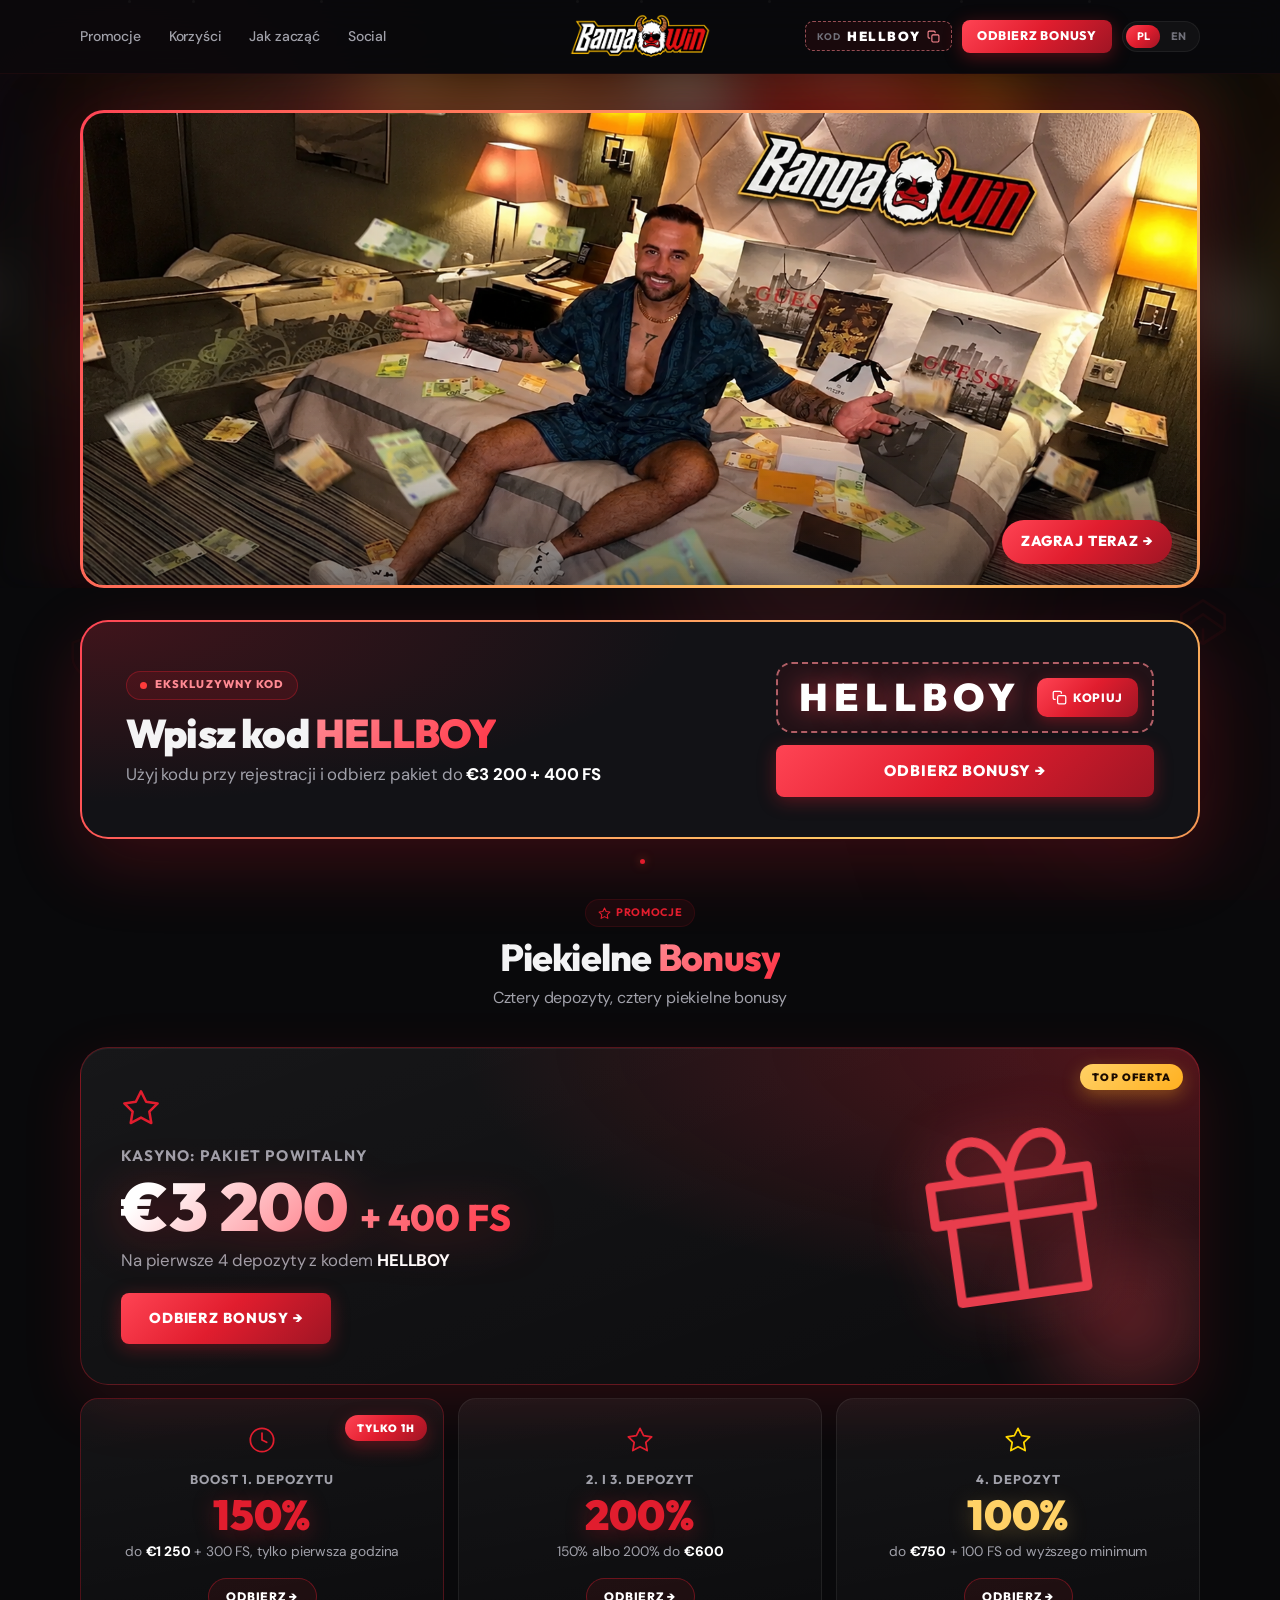
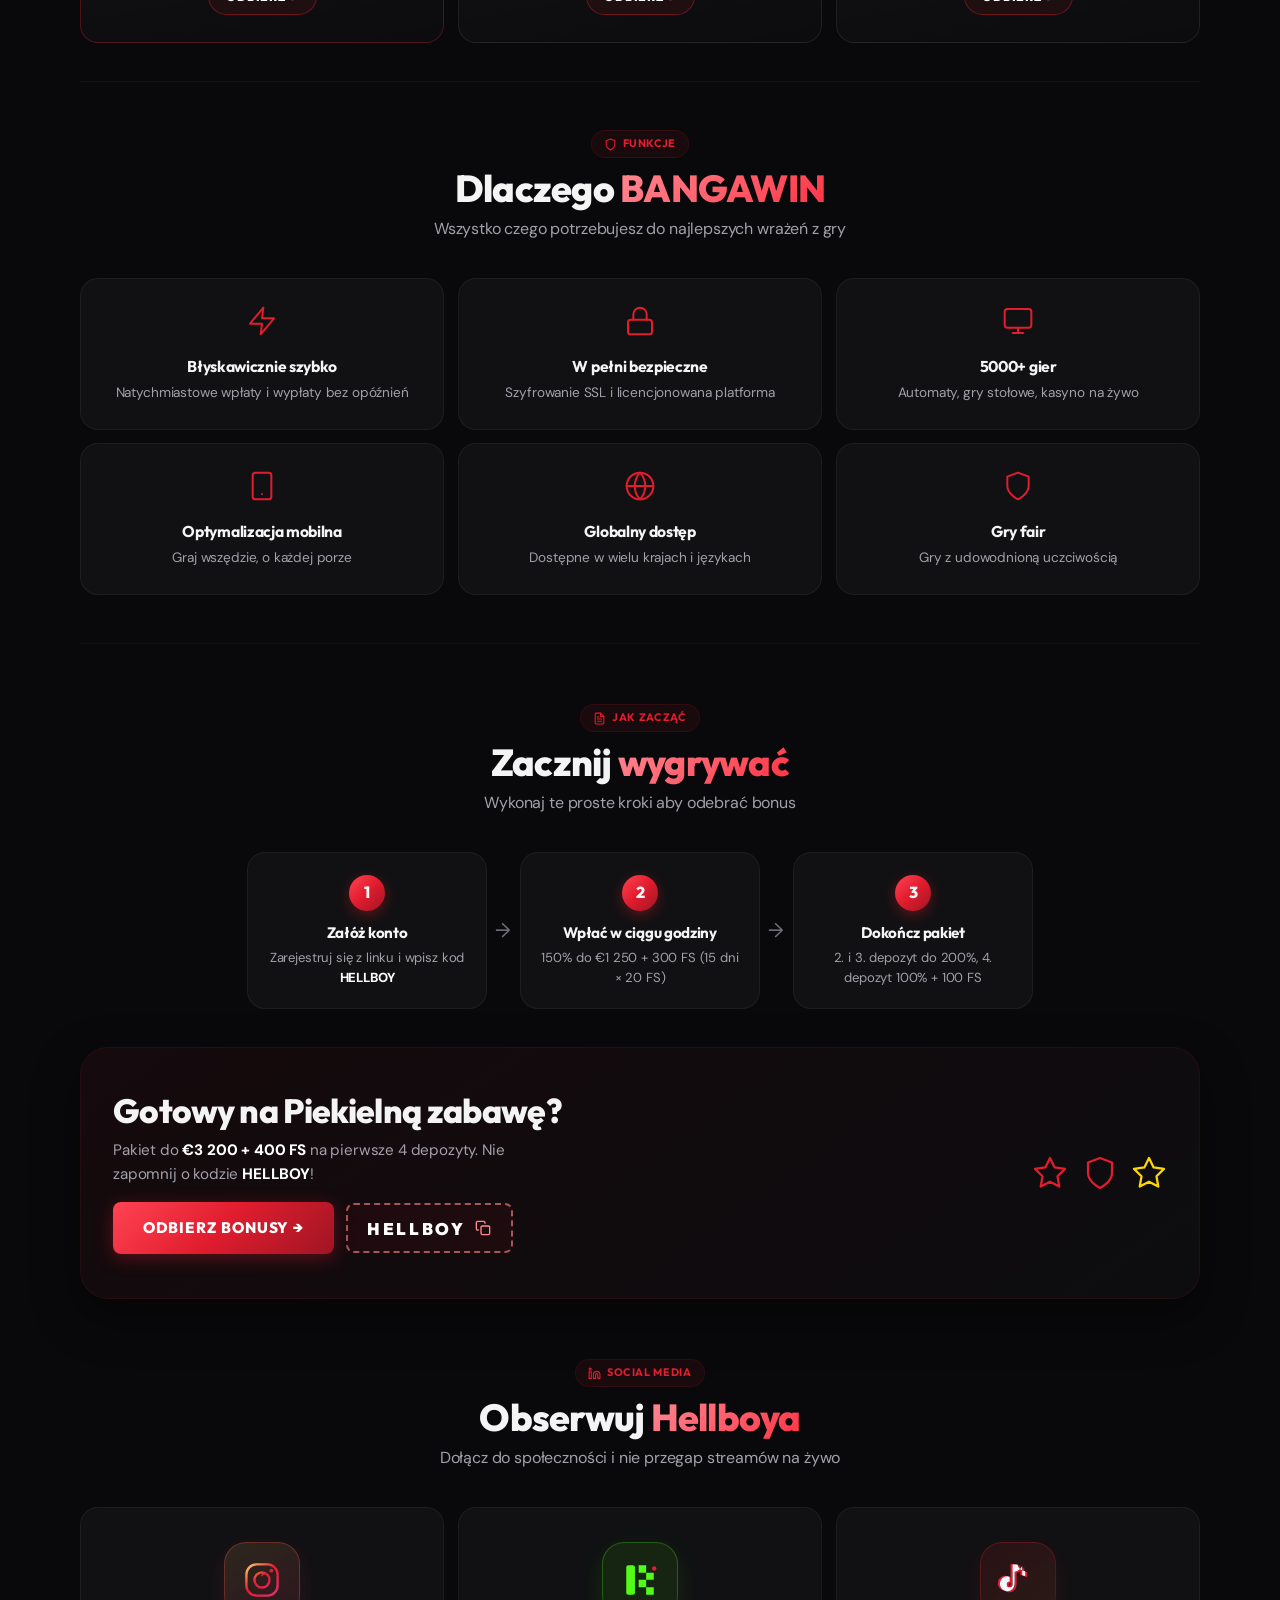
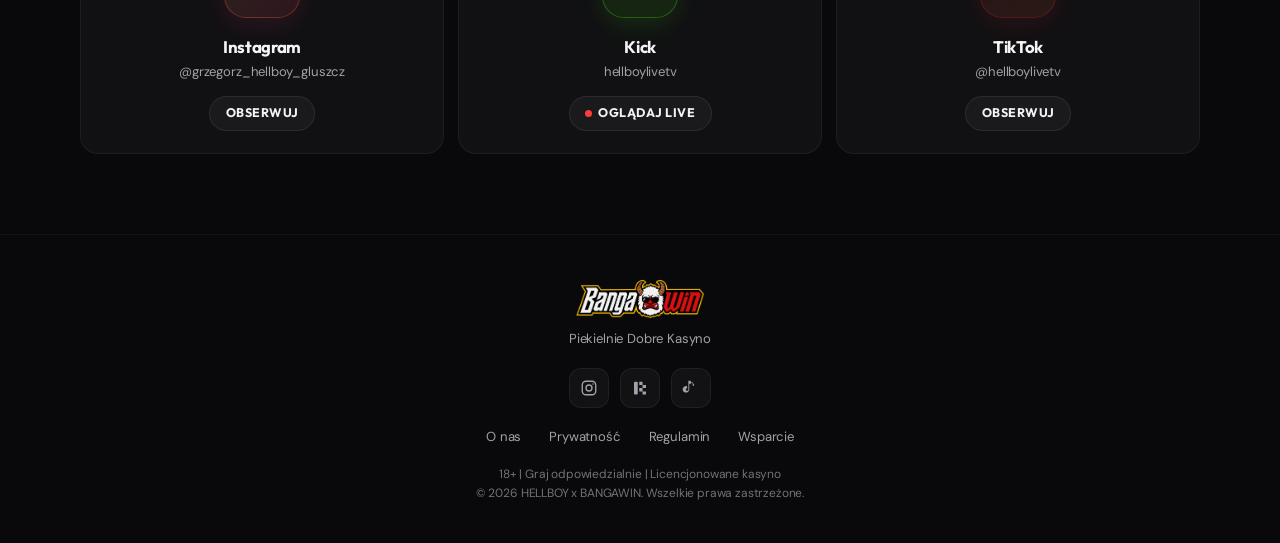
<file: index.html>
<!doctype html>
<html lang="pl">
  <head>
    <meta charset="UTF-8" />
    <meta name="viewport" content="width=device-width, initial-scale=1.0" />
    <link rel="icon" type="image/x-icon" href="assets/favicon.ico" />
    <link rel="preconnect" href="https://fonts.googleapis.com" />
    <link rel="preconnect" href="https://fonts.gstatic.com" crossorigin />
    <link href="https://fonts.googleapis.com/css2?family=DM+Sans:ital,opsz,wght@0,9..40,400..700;1,9..40,400..700&family=Outfit:wght@500;600;700;800;900&display=swap" rel="stylesheet" />
    <link rel="stylesheet" href="css/style.css" />
    <title>HELLBOY x BANGAWIN — Odbierz bonusy</title>
  </head>
  <body>
    <div class="app">
      <!-- Tło z efektem piekielno-arktycznym -->
      <div class="arctic-bg" aria-hidden="true">
        <div class="aurora aurora-1"></div>
        <div class="aurora aurora-2"></div>
        <div class="aurora aurora-3"></div>
        <div class="snow-particle p1"></div>
        <div class="snow-particle p2"></div>
        <div class="snow-particle p3"></div>
        <div class="snow-particle p4"></div>
        <div class="snow-particle p5"></div>
        <div class="snow-particle p6"></div>
        <div class="snow-particle p7"></div>
        <div class="snow-particle p8"></div>
        <div class="flame-particle f1"></div>
        <div class="flame-particle f2"></div>
        <div class="flame-particle f3"></div>
        
        <!-- LEWITUJĄCE ELEMENTY KASYNOWE -->
        <div class="floating-casino casino-1">
          <svg viewBox="0 0 24 24" fill="none" stroke="currentColor" stroke-width="1.2" stroke-linecap="round" stroke-linejoin="round">
            <polygon points="12 2 15.09 8.26 22 9.27 17 14.14 18.18 21.02 12 17.77 5.82 21.02 7 14.14 2 9.27 8.91 8.26 12 2"/>
          </svg>
        </div>
        <div class="floating-casino casino-2">
          <svg viewBox="0 0 24 24" fill="none" stroke="currentColor" stroke-width="1.2" stroke-linecap="round" stroke-linejoin="round">
            <circle cx="12" cy="12" r="10"/>
            <polyline points="12 6 12 12 16 14"/>
          </svg>
        </div>
        <div class="floating-casino casino-3">
          <svg viewBox="0 0 24 24" fill="none" stroke="currentColor" stroke-width="1.2" stroke-linecap="round" stroke-linejoin="round">
            <rect x="2" y="7" width="20" height="14" rx="2" ry="2"/>
            <line x1="16" y1="21" x2="16" y2="23"/>
            <line x1="8" y1="21" x2="8" y2="23"/>
            <line x1="12" y1="21" x2="12" y2="23"/>
          </svg>
        </div>
        <div class="floating-casino casino-4">
          <svg viewBox="0 0 24 24" fill="none" stroke="currentColor" stroke-width="1.2" stroke-linecap="round" stroke-linejoin="round">
            <path d="M12 2L2 7l10 5 10-5-10-5z"/>
            <path d="M2 17l10 5 10-5"/>
            <path d="M2 12l10 5 10-5"/>
          </svg>
        </div>
        <div class="floating-casino casino-5">
          <svg viewBox="0 0 24 24" fill="none" stroke="currentColor" stroke-width="1.2" stroke-linecap="round" stroke-linejoin="round">
            <path d="M12 22s8-4 8-10V5l-8-3-8 3v7c0 6 8 10 8 10z"/>
          </svg>
        </div>
        <div class="floating-casino casino-6">
          <svg viewBox="0 0 24 24" fill="none" stroke="currentColor" stroke-width="1.2" stroke-linecap="round" stroke-linejoin="round">
            <polygon points="12 2 22 8.5 22 15.5 12 22 2 15.5 2 8.5 12 2"/>
            <line x1="12" y1="22" x2="12" y2="15.5"/>
            <polyline points="12 8.5 2 15.5 12 22 22 15.5 12 8.5"/>
          </svg>
        </div>
        <div class="floating-casino casino-7">
          <svg viewBox="0 0 24 24" fill="none" stroke="currentColor" stroke-width="1.2" stroke-linecap="round" stroke-linejoin="round">
            <circle cx="12" cy="12" r="10"/>
            <circle cx="12" cy="12" r="6"/>
            <circle cx="12" cy="12" r="2"/>
          </svg>
        </div>
        <div class="floating-casino casino-8">
          <svg viewBox="0 0 24 24" fill="none" stroke="currentColor" stroke-width="1.2" stroke-linecap="round" stroke-linejoin="round">
            <path d="M21 10c0 7-9 13-9 13s-9-6-9-13a9 9 0 0118 0z"/>
            <circle cx="12" cy="10" r="3"/>
          </svg>
        </div>
      </div>

      <!-- Nawigacja -->
      <nav class="nav">
        <div class="nav-inner">
          <a href="https://record.go2affiliates.com/_oJ0NC7bLyyKSrvuE0LzvjmNd7ZgqdRLk/1/" target="_blank" rel="noopener noreferrer" class="nav-brand">
            <img src="assets/header-logo-desktop.webp" alt="BANGAWIN" class="nav-logo" />
          </a>
          <div class="nav-links">
            <a href="#promo" data-i18n="navPromo">Promocje</a>
            <a href="#benefits" data-i18n="navBenefits">Korzyści</a>
            <a href="#steps" data-i18n="navSteps">Jak zacząć</a>
            <a href="#social" data-i18n="navSocial">Social</a>
          </div>
          <div class="nav-actions">
            <button type="button" class="nav-code" data-copy="HELLBOY" aria-label="Kopiuj kod HELLBOY">
              <span class="nav-code-label" data-i18n="navCode">KOD</span>
              <span class="nav-code-value">HELLBOY</span>
              <svg viewBox="0 0 24 24" fill="none" stroke="currentColor" stroke-width="2" stroke-linecap="round" stroke-linejoin="round" aria-hidden="true"><rect x="9" y="9" width="13" height="13" rx="2"/><path d="M5 15H4a2 2 0 01-2-2V4a2 2 0 012-2h9a2 2 0 012 2v1"/></svg>
            </button>
            <a href="https://record.go2affiliates.com/_oJ0NC7bLyyKSrvuE0LzvjmNd7ZgqdRLk/1/" target="_blank" rel="noopener" class="btn btn-primary btn-sm" data-i18n="navBonus">ODBIERZ BONUSY</a>
            <div class="lang-toggle">
              <button type="button" data-lang="pl" class="active">PL</button>
              <button type="button" data-lang="en">EN</button>
            </div>
          </div>
        </div>
      </nav>

      <!-- Hero Section z BANNEREM w tle -->
      <header class="hero">
        <div class="hero-backdrop" aria-hidden="true"></div>
        <div class="hero-inner">
          <a href="https://record.go2affiliates.com/_oJ0NC7bLyyKSrvuE0LzvjmNd7ZgqdRLk/1/" target="_blank" rel="noopener" class="hero-frame" aria-label="Odbierz bonusy BANGAWIN">
            <img src="assets/banner-red.png" alt="Hellboy x BANGAWIN" width="1024" height="434" fetchpriority="high" />
            <span class="hero-frame-cta" data-i18n="heroPlay">Zagraj teraz →</span>
          </a>
        </div>
      </header>

      <section class="code-section" id="code">
        <div class="code-card">
          <div class="code-info">
            <span class="code-badge">
              <span class="live-pulse" aria-hidden="true"></span>
              <span data-i18n="codeBadge">Ekskluzywny kod</span>
            </span>
            <h1 class="code-title"><span data-i18n="codeTitle">Wpisz kod</span> <span class="code-title-accent">HELLBOY</span></h1>
            <p class="code-hint" data-i18n="codeHint">Użyj kodu przy rejestracji i odbierz pakiet do <strong>€3 200 + 400 FS</strong></p>
          </div>

          <div class="code-actions">
            <button type="button" class="code-ticket" data-copy="HELLBOY" aria-label="Kopiuj kod HELLBOY">
              <span class="code-ticket-value">HELLBOY</span>
              <span class="code-ticket-copy">
                <svg viewBox="0 0 24 24" fill="none" stroke="currentColor" stroke-width="2" stroke-linecap="round" stroke-linejoin="round" aria-hidden="true"><rect x="9" y="9" width="13" height="13" rx="2"/><path d="M5 15H4a2 2 0 01-2-2V4a2 2 0 012-2h9a2 2 0 012 2v1"/></svg>
                <span class="copy-text" data-i18n="copyBtn">Kopiuj</span>
              </span>
            </button>
            <a href="https://record.go2affiliates.com/_oJ0NC7bLyyKSrvuE0LzvjmNd7ZgqdRLk/1/" target="_blank" rel="noopener noreferrer" class="btn btn-primary btn-lg btn-shine code-cta" data-i18n="heroCta1">ODBIERZ BONUSY →</a>
          </div>
        </div>
      </section>

      <!-- Main Content -->
      <main class="main" id="main-content">
        <!-- Promo Features -->
        <section class="section reveal" id="promo">
          <div class="section-header reveal-stagger">
            <span class="section-tag">
              <svg width="16" height="16" viewBox="0 0 24 24" fill="none" stroke="currentColor" stroke-width="2" stroke-linecap="round" stroke-linejoin="round">
                <polygon points="12 2 15.09 8.26 22 9.27 17 14.14 18.18 21.02 12 17.77 5.82 21.02 7 14.14 2 9.27 8.91 8.26 12 2"/>
              </svg>
              <span data-i18n="promoTag">Promocje</span>
            </span>
            <h2 class="section-title"><span data-i18n="promoTitle1">Piekielne</span> <span class="highlight" data-i18n="promoTitle2">Bonusy</span></h2>
            <p class="section-desc" data-i18n="promoDesc">Odbierz swoje piekielne nagrody i zacznij wygrywać</p>
          </div>
          <div class="promo-grid">
            <!-- KAFELEK 1: KASYNOWY PAKIET POWITALNY -->
            <a href="https://record.go2affiliates.com/_oJ0NC7bLyyKSrvuE0LzvjmNd7ZgqdRLk/1/" target="_blank" rel="noopener" class="promo-card-big reveal-stagger">
              <span class="promo-ribbon" data-i18n="promoBadgeTop">TOP OFERTA</span>
              <div class="promo-card-big-icon">
                <svg width="40" height="40" viewBox="0 0 24 24" fill="none" stroke="#e11d2e" stroke-width="1.5" stroke-linecap="round" stroke-linejoin="round">
                  <polygon points="12 2 15.09 8.26 22 9.27 17 14.14 18.18 21.02 12 17.77 5.82 21.02 7 14.14 2 9.27 8.91 8.26 12 2"/>
                </svg>
              </div>
              <h3 data-i18n="promoBigTitle">Kasyno: Pakiet powitalny</h3>
              <div class="promo-amount">€3 200 <span>+ 400 FS</span></div>
              <p data-i18n="promoBigDesc">Na pierwsze 4 depozyty z kodem <strong>HELLBOY</strong></p>
              <div class="promo-big-footer">
                <span class="btn btn-primary btn-shine" data-i18n="promoBigCta">ODBIERZ BONUSY →</span>
              </div>
              <span class="promo-big-visual" aria-hidden="true">
                <svg viewBox="0 0 24 24" fill="none" stroke="currentColor" stroke-width="1.2" stroke-linecap="round" stroke-linejoin="round">
                  <polyline points="20 12 20 22 4 22 4 12"/>
                  <rect x="2" y="7" width="20" height="5"/>
                  <line x1="12" y1="22" x2="12" y2="7"/>
                  <path d="M12 7H7.5a2.5 2.5 0 010-5C11 2 12 7 12 7z"/>
                  <path d="M12 7h4.5a2.5 2.5 0 000-5C13 2 12 7 12 7z"/>
                </svg>
              </span>
            </a>
            <!-- KAFELEK 2: BOOST 1. DEPOZYTU -->
            <a href="https://record.go2affiliates.com/_oJ0NC7bLyyKSrvuE0LzvjmNd7ZgqdRLk/1/" target="_blank" rel="noopener" class="promo-card-small promo-card-hot reveal-stagger">
              <span class="promo-ribbon promo-ribbon--hot" data-i18n="promoBadgeHot">TYLKO 1H</span>
              <span class="promo-small-icon">
                <svg width="28" height="28" viewBox="0 0 24 24" fill="none" stroke="#e11d2e" stroke-width="1.5" stroke-linecap="round" stroke-linejoin="round">
                  <circle cx="12" cy="12" r="10"/>
                  <polyline points="12 6 12 12 16 14"/>
                </svg>
              </span>
              <h4 data-i18n="promoSmall1Title">Boost 1. depozytu</h4>
              <div class="promo-small-amount">150%</div>
              <p data-i18n="promoSmall1Desc">do <strong>€1 250</strong> + 300 FS, tylko pierwsza godzina</p>
              <span class="promo-claim" data-i18n="promoClaim">Odbierz →</span>
            </a>
            <!-- KAFELEK 3: 2. I 3. DEPOZYT -->
            <a href="https://record.go2affiliates.com/_oJ0NC7bLyyKSrvuE0LzvjmNd7ZgqdRLk/1/" target="_blank" rel="noopener" class="promo-card-small reveal-stagger">
              <span class="promo-small-icon">
                <svg width="28" height="28" viewBox="0 0 24 24" fill="none" stroke="#e11d2e" stroke-width="1.5" stroke-linecap="round" stroke-linejoin="round">
                  <polygon points="12 2 15.09 8.26 22 9.27 17 14.14 18.18 21.02 12 17.77 5.82 21.02 7 14.14 2 9.27 8.91 8.26 12 2"/>
                </svg>
              </span>
              <h4 data-i18n="promoSmall2Title">2. i 3. depozyt</h4>
              <div class="promo-small-amount">200%</div>
              <p data-i18n="promoSmall2Desc">150% albo 200% do <strong>€600</strong></p>
              <span class="promo-claim" data-i18n="promoClaim">Odbierz →</span>
            </a>
            <!-- KAFELEK 4: 4. DEPOZYT -->
            <a href="https://record.go2affiliates.com/_oJ0NC7bLyyKSrvuE0LzvjmNd7ZgqdRLk/1/" target="_blank" rel="noopener" class="promo-card-small reveal-stagger">
              <span class="promo-small-icon">
                <svg width="28" height="28" viewBox="0 0 24 24" fill="none" stroke="#ffd700" stroke-width="1.5" stroke-linecap="round" stroke-linejoin="round">
                  <polygon points="12 2 15.09 8.26 22 9.27 17 14.14 18.18 21.02 12 17.77 5.82 21.02 7 14.14 2 9.27 8.91 8.26 12 2"/>
                </svg>
              </span>
              <h4 data-i18n="promoSmall3Title">4. depozyt</h4>
              <div class="promo-small-amount promo-small-amount--gold">100%</div>
              <p data-i18n="promoSmall3Desc">do <strong>€750</strong> + 100 FS od wyższego minimum</p>
              <span class="promo-claim" data-i18n="promoClaim">Odbierz →</span>
            </a>
          </div>
        </section>

        <!-- Benefits -->
        <section class="section section-alt reveal" id="benefits">
          <div class="section-header reveal-stagger">
            <span class="section-tag">
              <svg width="16" height="16" viewBox="0 0 24 24" fill="none" stroke="currentColor" stroke-width="2" stroke-linecap="round" stroke-linejoin="round">
                <path d="M12 22s8-4 8-10V5l-8-3-8 3v7c0 6 8 10 8 10z"/>
              </svg>
              <span data-i18n="benefitsTag">Funkcje</span>
            </span>
            <h2 class="section-title"><span data-i18n="benefitsTitle1">Dlaczego</span> <span class="highlight" data-i18n="benefitsTitle2">BANGAWIN</span></h2>
            <p class="section-desc" data-i18n="benefitsDesc">Wszystko czego potrzebujesz do najlepszych wrażeń z gry</p>
          </div>
          <div class="benefits-grid">
            <div class="benefit-card reveal-stagger">
              <div class="benefit-icon">
                <svg width="36" height="36" viewBox="0 0 24 24" fill="none" stroke="#e11d2e" stroke-width="1.5" stroke-linecap="round" stroke-linejoin="round">
                  <polyline points="13 2 3 14 12 14 11 22 21 10 12 10 13 2"/>
                </svg>
              </div>
              <h3 data-i18n="benefit1Title">Błyskawicznie szybko</h3>
              <p data-i18n="benefit1Desc">Natychmiastowe wpłaty i wypłaty bez opóźnień</p>
            </div>
            <div class="benefit-card reveal-stagger">
              <div class="benefit-icon">
                <svg width="36" height="36" viewBox="0 0 24 24" fill="none" stroke="#e11d2e" stroke-width="1.5" stroke-linecap="round" stroke-linejoin="round">
                  <rect x="3" y="11" width="18" height="11" rx="2" ry="2"/>
                  <path d="M7 11V7a5 5 0 0110 0v4"/>
                </svg>
              </div>
              <h3 data-i18n="benefit2Title">W pełni bezpieczne</h3>
              <p data-i18n="benefit2Desc">Szyfrowanie SSL i licencjonowana platforma</p>
            </div>
            <div class="benefit-card reveal-stagger">
              <div class="benefit-icon">
                <svg width="36" height="36" viewBox="0 0 24 24" fill="none" stroke="#e11d2e" stroke-width="1.5" stroke-linecap="round" stroke-linejoin="round">
                  <rect x="2" y="3" width="20" height="14" rx="2" ry="2"/>
                  <line x1="8" y1="21" x2="16" y2="21"/>
                  <line x1="12" y1="17" x2="12" y2="21"/>
                </svg>
              </div>
              <h3 data-i18n="benefit3Title">5000+ gier</h3>
              <p data-i18n="benefit3Desc">Automaty, gry stołowe, kasyno na żywo</p>
            </div>
            <div class="benefit-card reveal-stagger">
              <div class="benefit-icon">
                <svg width="36" height="36" viewBox="0 0 24 24" fill="none" stroke="#e11d2e" stroke-width="1.5" stroke-linecap="round" stroke-linejoin="round">
                  <rect x="5" y="2" width="14" height="20" rx="2" ry="2"/>
                  <line x1="12" y1="18" x2="12" y2="18"/>
                </svg>
              </div>
              <h3 data-i18n="benefit4Title">Optymalizacja mobilna</h3>
              <p data-i18n="benefit4Desc">Graj wszędzie, o każdej porze</p>
            </div>
            <div class="benefit-card reveal-stagger">
              <div class="benefit-icon">
                <svg width="36" height="36" viewBox="0 0 24 24" fill="none" stroke="#e11d2e" stroke-width="1.5" stroke-linecap="round" stroke-linejoin="round">
                  <circle cx="12" cy="12" r="10"/>
                  <line x1="2" y1="12" x2="22" y2="12"/>
                  <path d="M12 2a15.3 15.3 0 014 10 15.3 15.3 0 01-4 10 15.3 15.3 0 01-4-10 15.3 15.3 0 014-10z"/>
                </svg>
              </div>
              <h3 data-i18n="benefit5Title">Globalny dostęp</h3>
              <p data-i18n="benefit5Desc">Dostępne w wielu krajach i językach</p>
            </div>
            <div class="benefit-card reveal-stagger">
              <div class="benefit-icon">
                <svg width="36" height="36" viewBox="0 0 24 24" fill="none" stroke="#e11d2e" stroke-width="1.5" stroke-linecap="round" stroke-linejoin="round">
                  <path d="M12 22s8-4 8-10V5l-8-3-8 3v7c0 6 8 10 8 10z"/>
                </svg>
              </div>
              <h3 data-i18n="benefit6Title">Gry fair</h3>
              <p data-i18n="benefit6Desc">Gry z udowodnioną uczciwością</p>
            </div>
          </div>
        </section>

        <!-- Steps -->
        <section class="section reveal" id="steps">
          <div class="section-header reveal-stagger">
            <span class="section-tag">
              <svg width="16" height="16" viewBox="0 0 24 24" fill="none" stroke="currentColor" stroke-width="2" stroke-linecap="round" stroke-linejoin="round">
                <path d="M14 2H6a2 2 0 00-2 2v16a2 2 0 002 2h12a2 2 0 002-2V8z"/>
                <polyline points="14 2 14 8 20 8"/>
                <line x1="16" y1="13" x2="8" y2="13"/>
                <line x1="16" y1="17" x2="8" y2="17"/>
                <polyline points="10 9 9 9 8 9"/>
              </svg>
              <span data-i18n="stepsTag">Jak zacząć</span>
            </span>
            <h2 class="section-title"><span data-i18n="stepsTitle1">Zacznij</span> <span class="highlight" data-i18n="stepsTitle2">wygrywać</span></h2>
            <p class="section-desc" data-i18n="stepsDesc">Wykonaj te proste kroki aby odebrać bonus</p>
          </div>
          <div class="steps-grid">
            <div class="step-card reveal-stagger">
              <div class="step-number">1</div>
              <div class="step-content">
                <h3 data-i18n="step1Title">Załóż konto</h3>
                <p data-i18n="step1Desc">Rejestracja z linku, bez kodu promocyjnego</p>
              </div>
            </div>
            <div class="step-arrow reveal-stagger" aria-hidden="true">→</div>
            <div class="step-card reveal-stagger">
              <div class="step-number">2</div>
              <div class="step-content">
                <h3 data-i18n="step2Title">Wpłać w ciągu godziny</h3>
                <p data-i18n="step2Desc">150% do €1 250 + 300 FS (15 dni × 20 FS)</p>
              </div>
            </div>
            <div class="step-arrow reveal-stagger" aria-hidden="true">→</div>
            <div class="step-card reveal-stagger">
              <div class="step-number">3</div>
              <div class="step-content">
                <h3 data-i18n="step3Title">Dokończ pakiet</h3>
                <p data-i18n="step3Desc">2. i 3. depozyt do 200%, 4. depozyt 100% + 100 FS</p>
              </div>
            </div>
          </div>
        </section>

        <!-- CTA Section -->
        <section class="cta-section reveal">
          <div class="cta-inner">
            <div class="cta-content reveal-stagger">
              <h2><span data-i18n="ctaTitle1">Gotowy na</span> <span class="highlight" data-i18n="ctaTitle2">Piekielną</span> <span data-i18n="ctaTitle3">zabawę?</span></h2>
              <p data-i18n="ctaDesc">Pakiet do €3 200 + 400 FS na pierwsze 4 depozyty. Bonus wchodzi z linku.</p>
              <div class="cta-buttons">
                <a href="https://record.go2affiliates.com/_oJ0NC7bLyyKSrvuE0LzvjmNd7ZgqdRLk/1/" target="_blank" rel="noopener" class="btn btn-primary btn-lg btn-shine" data-i18n="ctaBtn">ODBIERZ BONUSY →</a>
                <button type="button" class="code-inline" data-copy="HELLBOY" aria-label="Kopiuj kod HELLBOY">
                  <span class="code-inline-value">HELLBOY</span>
                  <svg viewBox="0 0 24 24" fill="none" stroke="currentColor" stroke-width="2" stroke-linecap="round" stroke-linejoin="round" aria-hidden="true"><rect x="9" y="9" width="13" height="13" rx="2"/><path d="M5 15H4a2 2 0 01-2-2V4a2 2 0 012-2h9a2 2 0 012 2v1"/></svg>
                </button>
              </div>
            </div>
            <div class="cta-visual reveal-stagger" aria-hidden="true">
              <svg width="40" height="40" viewBox="0 0 24 24" fill="none" stroke="#e11d2e" stroke-width="1.5" stroke-linecap="round" stroke-linejoin="round">
                <polygon points="12 2 15.09 8.26 22 9.27 17 14.14 18.18 21.02 12 17.77 5.82 21.02 7 14.14 2 9.27 8.91 8.26 12 2"/>
              </svg>
              <svg width="40" height="40" viewBox="0 0 24 24" fill="none" stroke="#e11d2e" stroke-width="1.5" stroke-linecap="round" stroke-linejoin="round">
                <path d="M12 22s8-4 8-10V5l-8-3-8 3v7c0 6 8 10 8 10z"/>
              </svg>
              <svg width="40" height="40" viewBox="0 0 24 24" fill="none" stroke="#ffd700" stroke-width="1.5" stroke-linecap="round" stroke-linejoin="round">
                <polygon points="12 2 15.09 8.26 22 9.27 17 14.14 18.18 21.02 12 17.77 5.82 21.02 7 14.14 2 9.27 8.91 8.26 12 2"/>
              </svg>
            </div>
          </div>
        </section>

        <!-- Social Media -->
        <section class="section reveal" id="social">
          <div class="section-header reveal-stagger">
            <span class="section-tag">
              <svg width="16" height="16" viewBox="0 0 24 24" fill="none" stroke="currentColor" stroke-width="2" stroke-linecap="round" stroke-linejoin="round">
                <path d="M16 8a6 6 0 016 6v7h-4v-7a2 2 0 00-4 0v7h-4v-7a6 6 0 016-6z"/>
                <rect x="2" y="9" width="4" height="12"/>
                <circle cx="4" cy="4" r="2"/>
              </svg>
              <span data-i18n="socialTag">Social media</span>
            </span>
            <h2 class="section-title"><span data-i18n="socialTitle1">Obserwuj</span> <span class="highlight" data-i18n="socialTitle2">Hellboya</span></h2>
            <p class="section-desc" data-i18n="socialDesc">Dołącz do społeczności i nie przegap streamów na żywo</p>
          </div>

          <div class="social-grid">
            <a href="https://www.instagram.com/grzegorz_hellboy_gluszcz/" target="_blank" rel="noopener noreferrer" class="social-card social-card--instagram reveal-stagger">
              <span class="social-icon" aria-hidden="true">
                <svg viewBox="0 0 48 48" fill="none">
                  <defs>
                    <linearGradient id="ig-grad" x1="8" y1="6" x2="40" y2="42" gradientUnits="userSpaceOnUse">
                      <stop offset="0%" stop-color="#ffd166"/>
                      <stop offset="45%" stop-color="#e11d2e"/>
                      <stop offset="100%" stop-color="#e1306c"/>
                    </linearGradient>
                  </defs>
                  <rect x="7" y="7" width="34" height="34" rx="11" stroke="url(#ig-grad)" stroke-width="2.6"/>
                  <circle cx="24" cy="24" r="8.2" stroke="url(#ig-grad)" stroke-width="2.6"/>
                  <circle cx="34.2" cy="13.8" r="2.15" fill="url(#ig-grad)"/>
                  <path d="M24 19.2c.9-1.6 2.4-2.4 4.2-2.1" stroke="url(#ig-grad)" stroke-width="1.6" stroke-linecap="round"/>
                </svg>
              </span>
              <h3>Instagram</h3>
              <p class="social-handle">@grzegorz_hellboy_gluszcz</p>
              <span class="social-cta" data-i18n="socialFollow">Obserwuj</span>
            </a>

            <a href="https://kick.com/hellboylivetv" target="_blank" rel="noopener noreferrer" class="social-card social-card--kick reveal-stagger">
              <span class="social-icon" aria-hidden="true">
                <svg viewBox="0 0 48 48" fill="none">
                  <rect x="9" y="8" width="9.5" height="32" rx="2.4" fill="#53FC18"/>
                  <path d="M22.5 8h8.2v8.2h-8.2V8zm8.2 8.2H39v7.6h-8.3v-7.6zM22.5 23.8h8.2V32h-8.2v-8.2zm8.2 8.2H39V40h-8.3v-8z" fill="#53FC18"/>
                  <circle class="social-live-dot" cx="39.5" cy="11.5" r="2.4" fill="#e11d2e"/>
                </svg>
              </span>
              <h3>Kick</h3>
              <p class="social-handle">hellboylivetv</p>
              <span class="social-cta social-cta--live">
                <span class="live-pulse" aria-hidden="true"></span>
                <span data-i18n="socialWatch">Oglądaj live</span>
              </span>
            </a>

            <a href="https://www.tiktok.com/@hellboylivetv" target="_blank" rel="noopener noreferrer" class="social-card social-card--tiktok reveal-stagger">
              <span class="social-icon" aria-hidden="true">
                <svg viewBox="0 0 48 48" fill="none">
                  <g transform="translate(2.2, 1.1)">
                    <path d="M28.6 8.8c-1.7 3.5-4.6 5.7-8.3 6.2v13.1a8.1 8.1 0 11-5.4-7.6v5.1a3.2 3.2 0 103.2 3.1V7.1h5.4c.5 2.6 2.1 4.8 4.3 6.1 1.2.7 2.6 1.1 4 1.2v5.3c-1.2-.1-2.3-.4-3.2-.9z" fill="#e11d2e"/>
                  </g>
                  <g transform="translate(-2.2, -0.6)">
                    <path d="M28.6 8.8c-1.7 3.5-4.6 5.7-8.3 6.2v13.1a8.1 8.1 0 11-5.4-7.6v5.1a3.2 3.2 0 103.2 3.1V7.1h5.4c.5 2.6 2.1 4.8 4.3 6.1 1.2.7 2.6 1.1 4 1.2v5.3c-1.2-.1-2.3-.4-3.2-.9z" fill="#e11d2e"/>
                  </g>
                  <path d="M28.6 8.8c-1.7 3.5-4.6 5.7-8.3 6.2v13.1a8.1 8.1 0 11-5.4-7.6v5.1a3.2 3.2 0 103.2 3.1V7.1h5.4c.5 2.6 2.1 4.8 4.3 6.1 1.2.7 2.6 1.1 4 1.2v5.3c-1.2-.1-2.3-.4-3.2-.9z" fill="#f2f7ff"/>
                </svg>
              </span>
              <h3>TikTok</h3>
              <p class="social-handle">@hellboylivetv</p>
              <span class="social-cta" data-i18n="socialFollow">Obserwuj</span>
            </a>
          </div>
        </section>
      </main>

      <!-- Footer -->
      <footer class="footer">
        <div class="footer-inner">
          <div class="footer-brand">
            <a href="https://record.go2affiliates.com/_oJ0NC7bLyyKSrvuE0LzvjmNd7ZgqdRLk/1/" target="_blank" rel="noopener noreferrer">
              <img src="assets/header-logo-desktop.webp" alt="BANGAWIN" class="footer-logo" />
            </a>
            <p data-i18n="footerTagline">Piekielnie Dobre Kasyno</p>
          </div>
          <div class="footer-social">
            <a href="https://www.instagram.com/grzegorz_hellboy_gluszcz/" target="_blank" rel="noopener noreferrer" aria-label="Instagram">
              <svg viewBox="0 0 24 24" fill="none" stroke="currentColor" stroke-width="1.8" stroke-linecap="round" stroke-linejoin="round">
                <rect x="3" y="3" width="18" height="18" rx="5"/>
                <circle cx="12" cy="12" r="4"/>
                <circle cx="17.4" cy="6.6" r="1" fill="currentColor" stroke="none"/>
              </svg>
            </a>
            <a href="https://kick.com/hellboylivetv" target="_blank" rel="noopener noreferrer" aria-label="Kick">
              <svg viewBox="0 0 24 24" fill="currentColor">
                <rect x="4" y="3.5" width="5" height="17" rx="1.2"/>
                <path d="M11 3.5h4.4v4.4H11V3.5zm4.4 4.4H20v4.2h-4.6V7.9zM11 12.1h4.4v4.4H11v-4.4zm4.4 4.4H20v4H15.4v-4z"/>
              </svg>
            </a>
            <a href="https://www.tiktok.com/@hellboylivetv" target="_blank" rel="noopener noreferrer" aria-label="TikTok">
              <svg viewBox="0 0 24 24" fill="currentColor">
                <path d="M14.2 3.2c-.9 1.9-2.5 3.1-4.5 3.4v7.1a4.4 4.4 0 11-2.9-4.1v2.8a1.7 1.7 0 101.7 1.7V2.4h2.9c.3 1.4 1.1 2.6 2.3 3.3.7.4 1.4.6 2.2.7v2.9c-.6 0-1.2-.2-1.7-.5z"/>
              </svg>
            </a>
          </div>
          <div class="footer-links">
            <a href="#" data-i18n="footerAbout">O nas</a>
            <a href="privacy.html" data-i18n="footerPrivacy">Prywatność</a>
            <a href="#" data-i18n="footerTerms">Regulamin</a>
            <a href="#" data-i18n="footerSupport">Wsparcie</a>
          </div>
          <div class="footer-legal">
            <p data-i18n="footerLegal1">18+ | Graj odpowiedzialnie | Licencjonowane kasyno</p>
            <p>© 2026 HELLBOY x BANGAWIN. <span data-i18n="footerLegal2">Wszelkie prawa zastrzeżone.</span></p>
          </div>
        </div>
      </footer>
    </div>

    <div class="sticky-bar" aria-label="Kod bonusowy">
      <button type="button" class="sticky-code" data-copy="HELLBOY" aria-label="Kopiuj kod HELLBOY">
        <span class="sticky-code-label" data-i18n="codeShort">Kod</span>
        <span class="sticky-code-value">HELLBOY</span>
        <svg viewBox="0 0 24 24" fill="none" stroke="currentColor" stroke-width="2" stroke-linecap="round" stroke-linejoin="round" aria-hidden="true"><rect x="9" y="9" width="13" height="13" rx="2"/><path d="M5 15H4a2 2 0 01-2-2V4a2 2 0 012-2h9a2 2 0 012 2v1"/></svg>
      </button>
      <a href="https://record.go2affiliates.com/_oJ0NC7bLyyKSrvuE0LzvjmNd7ZgqdRLk/1/" target="_blank" rel="noopener" class="btn btn-primary btn-shine sticky-cta" data-i18n="navBonus">ODBIERZ BONUSY</a>
    </div>

    <div class="toast" role="status" aria-live="polite">
      <svg viewBox="0 0 24 24" fill="none" stroke="currentColor" stroke-width="2.5" stroke-linecap="round" stroke-linejoin="round" aria-hidden="true"><polyline points="20 6 9 17 4 12"/></svg>
      <span class="toast-text" data-i18n="toastCopied">Kod HELLBOY skopiowany!</span>
    </div>

    <script src="js/translations.js"></script>
    <script src="js/main.js"></script>

  </body>
</html>
</file>
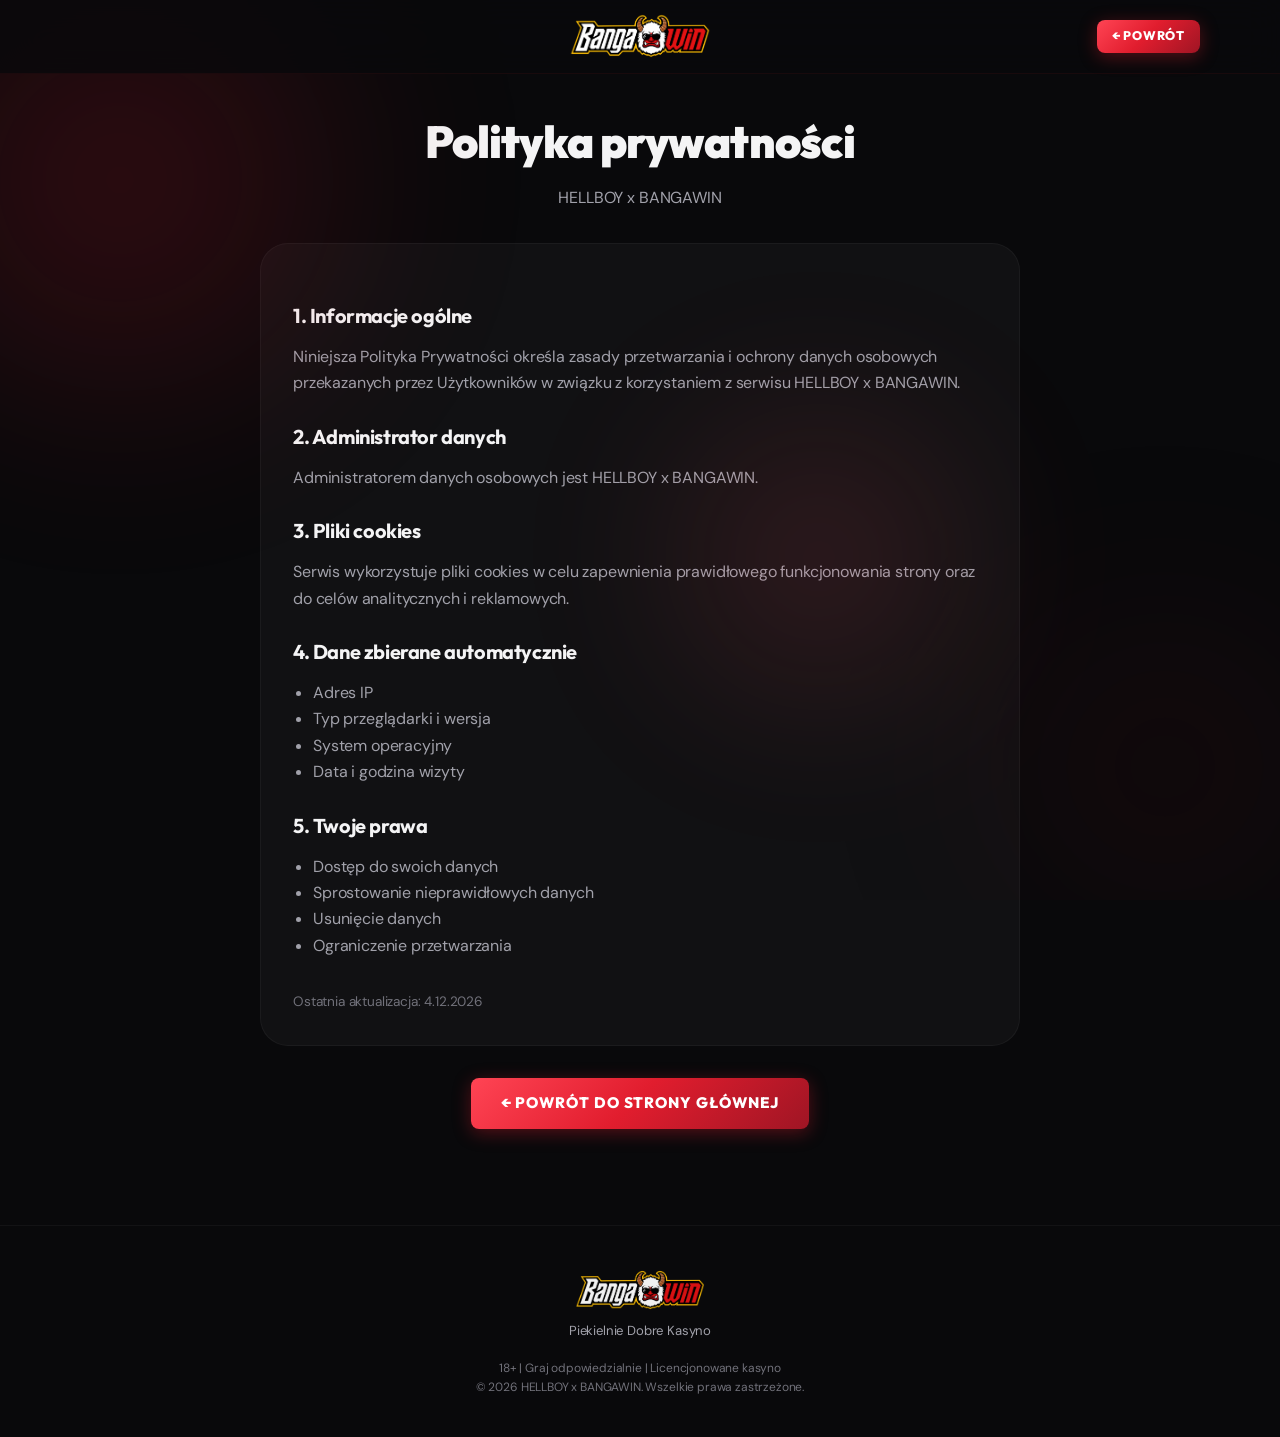
<file: privacy.html>
<!doctype html>
<html lang="pl">
  <head>
    <meta charset="UTF-8" />
    <meta name="viewport" content="width=device-width, initial-scale=1.0" />
    <link rel="icon" type="image/x-icon" href="assets/favicon.ico" />
    <link rel="preconnect" href="https://fonts.googleapis.com" />
    <link rel="preconnect" href="https://fonts.gstatic.com" crossorigin />
    <link href="https://fonts.googleapis.com/css2?family=DM+Sans:ital,opsz,wght@0,9..40,400..700;1,9..40,400..700&family=Outfit:wght@500;600;700;800;900&display=swap" rel="stylesheet" />
    <link rel="stylesheet" href="css/style.css" />
    <title>Polityka prywatności — HELLBOY x BANGAWIN</title>
  </head>
  <body>
    <div class="app">
      <div class="arctic-bg" aria-hidden="true">
        <div class="aurora aurora-1"></div>
        <div class="aurora aurora-2"></div>
        <div class="aurora aurora-3"></div>
      </div>

      <nav class="nav">
        <div class="nav-inner">
          <a href="index.html" class="nav-brand">
            <img src="assets/header-logo-desktop.webp" alt="BANGAWIN" class="nav-logo" />
          </a>
          <div class="nav-actions">
            <a href="index.html" class="btn btn-primary btn-sm">← Powrót</a>
          </div>
        </div>
      </nav>

      <main style="max-width: 800px; margin: 2rem auto; padding: 0 1.25rem 4rem;">
        <h1 style="font-size: clamp(2rem, 4vw, 2.8rem); font-weight: 900; text-align: center; margin: 0;">
          Polityka prywatności
        </h1>
        <p style="text-align: center; color: var(--text-secondary); margin-top: 0.5rem;">
          HELLBOY x BANGAWIN
        </p>

        <div style="margin-top: 2rem; padding: 2rem; border-radius: var(--radius-lg); background: var(--bg-card); border: 1px solid rgba(255,255,255,0.04);">
          <h2 style="font-size: 1.25rem; margin: 1.5rem 0 0.75rem; color: var(--text-primary);">1. Informacje ogólne</h2>
          <p style="color: var(--text-secondary); line-height: 1.65;">
            Niniejsza Polityka Prywatności określa zasady przetwarzania i ochrony danych osobowych
            przekazanych przez Użytkowników w związku z korzystaniem z serwisu HELLBOY x BANGAWIN.
          </p>

          <h2 style="font-size: 1.25rem; margin: 1.5rem 0 0.75rem; color: var(--text-primary);">2. Administrator danych</h2>
          <p style="color: var(--text-secondary); line-height: 1.65;">
            Administratorem danych osobowych jest HELLBOY x BANGAWIN.
          </p>

          <h2 style="font-size: 1.25rem; margin: 1.5rem 0 0.75rem; color: var(--text-primary);">3. Pliki cookies</h2>
          <p style="color: var(--text-secondary); line-height: 1.65;">
            Serwis wykorzystuje pliki cookies w celu zapewnienia prawidłowego funkcjonowania strony
            oraz do celów analitycznych i reklamowych.
          </p>

          <h2 style="font-size: 1.25rem; margin: 1.5rem 0 0.75rem; color: var(--text-primary);">4. Dane zbierane automatycznie</h2>
          <ul style="color: var(--text-secondary); line-height: 1.65; padding-left: 1.25rem;">
            <li>Adres IP</li>
            <li>Typ przeglądarki i wersja</li>
            <li>System operacyjny</li>
            <li>Data i godzina wizyty</li>
          </ul>

          <h2 style="font-size: 1.25rem; margin: 1.5rem 0 0.75rem; color: var(--text-primary);">5. Twoje prawa</h2>
          <ul style="color: var(--text-secondary); line-height: 1.65; padding-left: 1.25rem;">
            <li>Dostęp do swoich danych</li>
            <li>Sprostowanie nieprawidłowych danych</li>
            <li>Usunięcie danych</li>
            <li>Ograniczenie przetwarzania</li>
          </ul>

          <p style="font-size: 0.85rem; color: var(--text-muted); margin-top: 2rem;">
            Ostatnia aktualizacja: <span id="privacy-date"></span>
          </p>
        </div>

        <div style="text-align: center; margin-top: 2rem;">
          <a href="index.html" class="btn btn-primary btn-lg">← Powrót do strony głównej</a>
        </div>
      </main>

      <footer class="footer">
        <div class="footer-inner">
          <div class="footer-brand">
            <img src="assets/header-logo-desktop.webp" alt="BANGAWIN" class="footer-logo" />
            <p>Piekielnie Dobre Kasyno</p>
          </div>
          <div class="footer-legal">
            <p>18+ | Graj odpowiedzialnie | Licencjonowane kasyno</p>
            <p>© <span id="footer-year"></span> HELLBOY x BANGAWIN. Wszelkie prawa zastrzeżone.</p>
          </div>
        </div>
      </footer>
    </div>

    <script>
      document.getElementById('privacy-date').textContent = new Date().toLocaleDateString('pl-PL');
      document.getElementById('footer-year').textContent = new Date().getFullYear();
    </script>
  </body>
</html>
</file>
<file: css/style.css>
/* ============================================================
   HELLBOY x BANGAWIN — black and red
   ============================================================ */

:root {
  --bg-primary: #09090b;
  --bg-secondary: #121216;
  --bg-card: rgba(255, 255, 255, 0.035);
  --bg-card-hover: rgba(255, 255, 255, 0.06);

  --text-primary: #f4f4f5;
  --text-secondary: #a1a1aa;
  --text-muted: #71717a;

  --accent: #e11d2e;
  --accent-dark: #9f1524;
  --accent-glow: rgba(225, 29, 46, 0.35);
  --flame: #e11d2e;

  --gradient-main: linear-gradient(135deg, #ff4454 0%, #e11d2e 48%, #9f1524 100%);
  --gradient-fire: linear-gradient(135deg, #ff4d5c, #e11d2e, #dc2626);

  --radius: 18px;
  --radius-sm: 12px;
  --radius-lg: 28px;

  --shadow: 0 18px 48px rgba(0, 0, 0, 0.45);
  --shadow-glow: 0 0 36px rgba(225, 29, 46, 0.16);

  --font-display: 'Outfit', ui-sans-serif, system-ui, sans-serif;
  --font-body: 'DM Sans', ui-sans-serif, system-ui, sans-serif;

  --ease-out: cubic-bezier(0.22, 1, 0.36, 1);
  --ease-spring: cubic-bezier(0.34, 1.56, 0.64, 1);
}

*, *::before, *::after { box-sizing: border-box; margin: 0; padding: 0; }

html {
  scroll-behavior: smooth;
  -webkit-text-size-adjust: 100%;
}

body {
  font-family: var(--font-body);
  font-size: 1rem;
  font-weight: 400;
  background: var(--bg-primary);
  color: var(--text-primary);
  min-height: 100vh;
  overflow-x: hidden;
  line-height: 1.6;
  letter-spacing: -0.01em;
  -webkit-font-smoothing: antialiased;
  text-rendering: optimizeLegibility;
}

img { max-width: 100%; display: block; }
a { color: inherit; text-decoration: none; }
::selection { background: var(--accent); color: #fff; }

h1, h2, h3, h4, .btn, .nav-brand, .section-title {
  font-family: var(--font-display);
  letter-spacing: -0.02em;
}

/* ── Background ── */

.arctic-bg {
  position: fixed;
  inset: 0;
  z-index: 0;
  pointer-events: none;
  overflow: hidden;
}

.aurora {
  position: absolute;
  border-radius: 50%;
  filter: blur(90px);
  opacity: 0.22;
  animation: auroraDrift 22s ease-in-out infinite alternate;
}
.aurora-1 { width: 55vw; height: 45vw; max-width: 700px; top: -12%; left: -18%; background: radial-gradient(circle, #e11d2e, transparent 70%); }
.aurora-2 { width: 42vw; height: 32vw; max-width: 560px; bottom: -8%; right: -12%; background: radial-gradient(circle, #4a1018, transparent 70%); animation-delay: 6s; }
.aurora-3 { width: 32vw; height: 28vw; max-width: 420px; top: 42%; left: 48%; background: radial-gradient(circle, #ff5a68, transparent 70%); animation-delay: 11s; }

@keyframes auroraDrift {
  0% { transform: translate(0, 0) scale(1); }
  100% { transform: translate(4%, 6%) scale(1.08); }
}

.snow-particle {
  position: absolute;
  width: 3px;
  height: 3px;
  background: rgba(255, 255, 255, 0.45);
  border-radius: 50%;
  animation: snowFall 14s linear infinite;
}
.p1 { left: 10%; animation-delay: 0s; }
.p2 { left: 25%; animation-delay: 2s; animation-duration: 16s; }
.p3 { left: 45%; animation-delay: 4s; }
.p4 { left: 60%; animation-delay: 1s; animation-duration: 12s; }
.p5 { left: 75%; animation-delay: 3s; }
.p6 { left: 85%; animation-delay: 5s; animation-duration: 15s; }
.p7 { left: 15%; animation-delay: 6s; }
.p8 { left: 50%; animation-delay: 7s; animation-duration: 13s; }

@keyframes snowFall {
  0% { opacity: 0; transform: translateY(-8vh); }
  12% { opacity: 0.9; }
  88% { opacity: 0.4; }
  100% { opacity: 0; transform: translateY(105vh); }
}

.flame-particle {
  position: absolute;
  width: 5px;
  height: 5px;
  border-radius: 50%;
  background: var(--flame);
  box-shadow: 0 0 10px rgba(255, 107, 53, 0.55);
  animation: flameRise 7s ease-in infinite;
}
.f1 { left: 20%; bottom: 8%; animation-delay: 0s; }
.f2 { left: 50%; bottom: 4%; animation-delay: 2.2s; }
.f3 { left: 80%; bottom: 12%; animation-delay: 4.5s; }

@keyframes flameRise {
  0% { opacity: 0; transform: translateY(0) scale(1); }
  15% { opacity: 0.85; }
  100% { opacity: 0; transform: translateY(-75vh) scale(0.15); }
}

.floating-casino {
  position: absolute;
  z-index: 0;
  opacity: 0.05;
  pointer-events: none;
  color: var(--accent);
  animation: floatShake 9s ease-in-out infinite;
}
.floating-casino svg {
  width: 52px;
  height: 52px;
  display: block;
  filter: drop-shadow(0 0 16px rgba(225, 29, 46, 0.12));
}
.casino-1 { top: 8%; left: 5%; animation-delay: 0s; }
.casino-2 { top: 14%; right: 7%; animation-delay: 1.2s; opacity: 0.04; }
.casino-3 { top: 44%; left: 2%; animation-delay: 2.5s; }
.casino-4 { top: 38%; right: 3%; animation-delay: 0.8s; opacity: 0.04; }
.casino-5 { bottom: 24%; left: 5%; animation-delay: 3.2s; opacity: 0.04; }
.casino-6 { bottom: 28%; right: 4%; animation-delay: 1.8s; }
.casino-7 { bottom: 7%; left: 14%; animation-delay: 4s; opacity: 0.04; }
.casino-8 { bottom: 9%; right: 11%; animation-delay: 2.2s; opacity: 0.035; }

@keyframes floatShake {
  0%, 100% { transform: translateY(0) rotate(0deg); }
  50% { transform: translateY(-12px) rotate(2deg); }
}

/* ── Reveal animations ── */

.reveal,
.reveal-stagger {
  opacity: 0;
  transform: translateY(24px);
  transition:
    opacity 0.75s var(--ease-out),
    transform 0.75s var(--ease-out);
  will-change: opacity, transform;
}

.reveal.is-visible,
.reveal-stagger.is-visible {
  opacity: 1;
  transform: none;
}

.reveal-stagger:nth-child(1) { transition-delay: 0ms; }
.reveal-stagger:nth-child(2) { transition-delay: 70ms; }
.reveal-stagger:nth-child(3) { transition-delay: 140ms; }
.reveal-stagger:nth-child(4) { transition-delay: 210ms; }
.reveal-stagger:nth-child(5) { transition-delay: 280ms; }
.reveal-stagger:nth-child(6) { transition-delay: 350ms; }

/* ── App shell ── */

.app { position: relative; z-index: 1; }

/* ── Navigation ── */

.nav {
  position: sticky;
  top: 0;
  z-index: 100;
  background: rgba(9, 9, 11, 0.82);
  backdrop-filter: blur(18px);
  -webkit-backdrop-filter: blur(18px);
  border-bottom: 1px solid rgba(225, 29, 46, 0.07);
  transition: box-shadow 0.3s ease, background 0.3s ease;
}
.nav.is-scrolled {
  background: rgba(9, 9, 11, 0.94);
  box-shadow: 0 8px 32px rgba(0, 0, 0, 0.35);
}

.nav-inner {
  max-width: 1160px;
  margin: 0 auto;
  padding: 0.65rem 1.25rem;
  display: grid;
  grid-template-columns: 1fr auto 1fr;
  align-items: center;
  gap: 0.75rem;
}

.nav-links { grid-column: 1; grid-row: 1; justify-self: start; }
.nav-brand { grid-column: 2; grid-row: 1; justify-self: center; display: flex; align-items: center; }
.nav-actions { grid-column: 3; grid-row: 1; justify-self: end; }
.nav-actions .btn { white-space: nowrap; }
.nav-logo { height: 52px; width: auto; max-width: min(220px, 42vw); object-fit: contain; transition: transform 0.25s var(--ease-out); }
.nav-brand:hover .nav-logo { transform: scale(1.03); }

.nav-links {
  display: flex;
  gap: 1.75rem;
  font-size: 0.875rem;
  font-weight: 500;
}
.nav-links a {
  color: var(--text-secondary);
  transition: color 0.2s;
  position: relative;
}
.nav-links a::after {
  content: '';
  position: absolute;
  left: 0;
  bottom: -4px;
  width: 100%;
  height: 2px;
  background: var(--accent);
  transform: scaleX(0);
  transform-origin: right;
  transition: transform 0.25s var(--ease-out);
}
.nav-links a:hover { color: var(--text-primary); }
.nav-links a:hover::after { transform: scaleX(1); transform-origin: left; }

.nav-actions { display: flex; align-items: center; gap: 0.65rem; }

/* ── Buttons ── */

.btn {
  display: inline-flex;
  align-items: center;
  justify-content: center;
  gap: 0.45rem;
  padding: 0.62rem 1.35rem;
  border-radius: 8px;
  font-weight: 800;
  font-size: 0.78rem;
  letter-spacing: 0.06em;
  text-transform: uppercase;
  border: none;
  cursor: pointer;
  transition: transform 0.22s var(--ease-out), box-shadow 0.22s ease, background 0.22s ease;
  position: relative;
  overflow: hidden;
}

.btn-primary {
  background: var(--gradient-main);
  color: #fff;
  box-shadow: 0 4px 18px var(--accent-glow);
}
.btn-primary:hover {
  transform: translateY(-2px);
  box-shadow: 0 10px 28px var(--accent-glow);
}
.btn-primary:active { transform: translateY(0); }

.btn-ghost {
  background: rgba(255, 255, 255, 0.04);
  color: var(--text-primary);
  border: 1px solid rgba(255, 255, 255, 0.55);
}
.btn-ghost:hover {
  background: rgba(255, 255, 255, 0.08);
  transform: translateY(-2px);
}

.btn-sm { padding: 0.42rem 0.95rem; font-size: 0.78rem; }
.btn-lg { padding: 0.85rem 1.85rem; font-size: 0.95rem; }

.btn-scroll { animation: bounceDown 2.2s ease-in-out infinite; }
@keyframes bounceDown {
  0%, 100% { transform: translateY(0); }
  50% { transform: translateY(5px); }
}
.btn-scroll:hover { animation: none; }

/* ── Lang toggle ── */

.lang-toggle {
  display: flex;
  padding: 3px;
  border-radius: 999px;
  background: rgba(255, 255, 255, 0.04);
  border: 1px solid rgba(255, 255, 255, 0.06);
}
.lang-toggle button {
  background: transparent;
  border: none;
  padding: 0.28rem 0.65rem;
  border-radius: 999px;
  font-family: var(--font-display);
  font-size: 0.68rem;
  font-weight: 700;
  color: var(--text-muted);
  cursor: pointer;
  transition: 0.2s;
}
.lang-toggle button.active {
  background: var(--gradient-main);
  color: #fff;
}

/* ── Hero banner ── */

.hero {
  position: relative;
  overflow: hidden;
  isolation: isolate;
  padding: clamp(1.25rem, 3vw, 2.25rem) 1.25rem 0;
}

.hero-backdrop {
  position: absolute;
  inset: -40px;
  z-index: -1;
  background:
    linear-gradient(to bottom, rgba(9, 9, 11, 0.45), rgba(9, 9, 11, 0.85) 75%, var(--bg-primary)),
    url('../assets/banner-red-blur.webp') center / cover no-repeat;
  filter: blur(30px) saturate(1.4);
}

.hero-inner {
  max-width: 1120px;
  margin: 0 auto;
}

.hero-frame {
  position: relative;
  display: block;
  border-radius: 24px;
  padding: 3px;
  background: linear-gradient(120deg, #ff4454, #ffd166, #e11d2e, #9f1524, #ff4454);
  background-size: 300% 300%;
  box-shadow: 0 30px 80px rgba(0, 0, 0, 0.55), 0 0 70px rgba(225, 29, 46, 0.3);
  animation: heroFade 0.9s var(--ease-out) both, heroBorder 8s linear infinite;
  transition: transform 0.45s var(--ease-out), box-shadow 0.4s;
}
.hero-frame img {
  width: 100%;
  height: auto;
  aspect-ratio: 1024 / 434;
  object-fit: cover;
  object-position: center 30%;
  border-radius: 21px;
}
.hero-frame::after {
  content: '';
  position: absolute;
  inset: 3px;
  border-radius: 21px;
  background:
    linear-gradient(115deg, transparent 35%, rgba(255, 255, 255, 0.16) 50%, transparent 65%) 120% 0 / 250% 100% no-repeat,
    linear-gradient(to top, rgba(9, 9, 11, 0.55), transparent 35%);
  animation: frameShine 6s ease-in-out infinite;
  pointer-events: none;
}
.hero-frame:hover {
  transform: translateY(-3px) scale(1.008);
  box-shadow: 0 36px 90px rgba(0, 0, 0, 0.6), 0 0 90px rgba(225, 29, 46, 0.45);
}

.hero-frame-cta {
  position: absolute;
  right: clamp(0.9rem, 2.5vw, 1.75rem);
  bottom: clamp(0.9rem, 2.5vw, 1.5rem);
  z-index: 1;
  padding: 0.65rem 1.2rem;
  border-radius: 999px;
  background: var(--gradient-main);
  color: #fff;
  font-family: var(--font-display);
  font-size: clamp(0.72rem, 1.6vw, 0.9rem);
  font-weight: 800;
  letter-spacing: 0.06em;
  text-transform: uppercase;
  box-shadow: 0 8px 24px var(--accent-glow);
  transition: transform 0.3s var(--ease-spring);
}
.hero-frame:hover .hero-frame-cta { transform: translateX(4px) scale(1.05); }

@keyframes heroFade {
  from { opacity: 0; }
  to { opacity: 1; }
}
@keyframes heroBorder {
  0% { background-position: 0% 50%; }
  100% { background-position: 300% 50%; }
}
@keyframes frameShine {
  0%, 60% { background-position: 120% 0, 0 0; }
  100% { background-position: -120% 0, 0 0; }
}

/* ── Shine effect on CTA buttons ── */

.btn-shine::after {
  content: '';
  position: absolute;
  top: 0;
  left: -120%;
  width: 60%;
  height: 100%;
  background: linear-gradient(100deg, transparent, rgba(255, 255, 255, 0.45), transparent);
  transform: skewX(-20deg);
  animation: btnShine 3.2s ease-in-out infinite;
  pointer-events: none;
}
@keyframes btnShine {
  0%, 55% { left: -120%; }
  100% { left: 160%; }
}

/* ── Promo code ── */

.code-section {
  max-width: 1160px;
  margin: clamp(1.25rem, 3vw, 2rem) auto 0;
  padding: 0 1.25rem;
}

.code-card {
  position: relative;
  display: grid;
  grid-template-columns: minmax(0, 1fr) auto;
  align-items: center;
  gap: clamp(1.25rem, 3vw, 2.5rem);
  padding: clamp(1.5rem, 3.5vw, 2.5rem) clamp(1.25rem, 3.5vw, 2.75rem);
  border-radius: var(--radius-lg);
  border: 2px solid transparent;
  background:
    radial-gradient(90% 140% at 0% 0%, rgba(225, 29, 46, 0.22), transparent 60%) padding-box,
    linear-gradient(var(--bg-secondary), var(--bg-secondary)) padding-box,
    linear-gradient(120deg, #ff4454, #ffd166, #e11d2e, #9f1524, #ff4454) border-box;
  background-size: 100% 100%, 100% 100%, 300% 300%;
  animation: borderFlow 6s linear infinite;
  box-shadow: 0 24px 70px rgba(225, 29, 46, 0.22);
}
@keyframes borderFlow {
  0% { background-position: 0 0, 0 0, 0% 50%; }
  100% { background-position: 0 0, 0 0, 300% 50%; }
}

.code-badge {
  display: inline-flex;
  align-items: center;
  gap: 0.5rem;
  padding: 0.3rem 0.8rem;
  border-radius: 999px;
  background: rgba(225, 29, 46, 0.12);
  border: 1px solid rgba(225, 29, 46, 0.35);
  font-family: var(--font-display);
  font-size: 0.7rem;
  font-weight: 800;
  letter-spacing: 0.1em;
  text-transform: uppercase;
  color: #ff8a93;
}

.code-title {
  font-size: clamp(1.6rem, 4vw, 2.5rem);
  font-weight: 900;
  line-height: 1.1;
  margin: 0.65rem 0 0.4rem;
}
.code-title-accent {
  background: linear-gradient(135deg, #ff8a93, #ff3344);
  -webkit-background-clip: text;
  background-clip: text;
  -webkit-text-fill-color: transparent;
}

.code-hint {
  color: var(--text-secondary);
  font-size: clamp(0.92rem, 2vw, 1.05rem);
  max-width: 44ch;
}
.code-hint strong { color: #fff; font-weight: 800; }

.code-actions {
  display: flex;
  flex-direction: column;
  align-items: stretch;
  gap: 0.75rem;
  min-width: min(100%, 320px);
}

.code-ticket {
  position: relative;
  display: flex;
  align-items: center;
  justify-content: space-between;
  gap: 1rem;
  padding: 0.9rem 0.9rem 0.9rem 1.35rem;
  border-radius: 16px;
  border: 2px dashed rgba(255, 138, 147, 0.65);
  background: rgba(225, 29, 46, 0.08);
  color: #fff;
  cursor: pointer;
  overflow: hidden;
  font: inherit;
  transition: transform 0.25s var(--ease-out), border-color 0.25s, background 0.25s, box-shadow 0.25s;
}
.code-ticket::before {
  content: '';
  position: absolute;
  inset: 0;
  background: linear-gradient(100deg, transparent 30%, rgba(255, 255, 255, 0.12) 50%, transparent 70%);
  transform: translateX(-100%);
  animation: ticketShimmer 3.5s ease-in-out infinite;
  pointer-events: none;
}
@keyframes ticketShimmer {
  0%, 50% { transform: translateX(-100%); }
  100% { transform: translateX(100%); }
}
.code-ticket:hover {
  transform: translateY(-2px) scale(1.01);
  border-color: #ff8a93;
  background: rgba(225, 29, 46, 0.14);
  box-shadow: 0 14px 36px rgba(225, 29, 46, 0.28);
}
.code-ticket:active { transform: scale(0.98); }

.code-ticket-value {
  font-family: var(--font-display);
  font-size: clamp(1.75rem, 5vw, 2.4rem);
  font-weight: 900;
  letter-spacing: 0.16em;
  line-height: 1;
  text-shadow: 0 0 24px rgba(255, 68, 84, 0.6);
}

.code-ticket-copy {
  display: inline-flex;
  align-items: center;
  gap: 0.4rem;
  padding: 0.6rem 0.9rem;
  border-radius: 10px;
  background: var(--gradient-main);
  font-family: var(--font-display);
  font-size: 0.75rem;
  font-weight: 800;
  letter-spacing: 0.06em;
  text-transform: uppercase;
  white-space: nowrap;
  box-shadow: 0 4px 14px var(--accent-glow);
  transition: background 0.25s;
}
.code-ticket-copy svg { width: 15px; height: 15px; }

.code-ticket.is-copied {
  border-color: #34d399;
  border-style: solid;
  background: rgba(52, 211, 153, 0.1);
}
.code-ticket.is-copied .code-ticket-copy { background: #10b981; box-shadow: 0 4px 14px rgba(16, 185, 129, 0.35); }

.code-cta { width: 100%; }

/* ── Nav code chip ── */

.nav-code {
  display: inline-flex;
  align-items: center;
  gap: 0.4rem;
  padding: 0.38rem 0.7rem;
  border-radius: 8px;
  border: 1.5px dashed rgba(255, 138, 147, 0.55);
  background: rgba(225, 29, 46, 0.08);
  color: #fff;
  font-family: var(--font-display);
  cursor: pointer;
  transition: border-color 0.2s, background 0.2s, transform 0.2s var(--ease-out);
}
.nav-code:hover { border-color: #ff8a93; background: rgba(225, 29, 46, 0.16); transform: translateY(-1px); }
.nav-code-label { font-size: 0.6rem; font-weight: 700; letter-spacing: 0.1em; color: var(--text-muted); }
.nav-code-value { font-size: 0.82rem; font-weight: 900; letter-spacing: 0.12em; }
.nav-code svg { width: 13px; height: 13px; color: #ff8a93; }
.nav-code.is-copied { border-color: #34d399; border-style: solid; background: rgba(52, 211, 153, 0.12); }

/* ── Inline code button (CTA) ── */

.cta-buttons {
  display: flex;
  flex-wrap: wrap;
  align-items: center;
  gap: 0.75rem;
}

.code-inline {
  display: inline-flex;
  align-items: center;
  gap: 0.6rem;
  padding: 0.78rem 1.2rem;
  border-radius: 8px;
  border: 2px dashed rgba(255, 138, 147, 0.6);
  background: rgba(225, 29, 46, 0.06);
  color: #fff;
  cursor: pointer;
  font-family: var(--font-display);
  transition: border-color 0.2s, background 0.2s, transform 0.2s var(--ease-out);
}
.code-inline:hover { border-color: #ff8a93; background: rgba(225, 29, 46, 0.14); transform: translateY(-2px); }
.code-inline-value { font-size: 1.05rem; font-weight: 900; letter-spacing: 0.16em; }
.code-inline svg { width: 16px; height: 16px; color: #ff8a93; }
.code-inline.is-copied { border-color: #34d399; border-style: solid; background: rgba(52, 211, 153, 0.1); }

/* ── Sticky mobile bar ── */

.sticky-bar {
  display: none;
  position: fixed;
  left: 0.75rem;
  right: 0.75rem;
  bottom: calc(0.75rem + env(safe-area-inset-bottom, 0px));
  z-index: 120;
  gap: 0.5rem;
  padding: 0.5rem;
  border-radius: 16px;
  background: rgba(18, 18, 22, 0.92);
  backdrop-filter: blur(16px);
  -webkit-backdrop-filter: blur(16px);
  border: 1px solid rgba(225, 29, 46, 0.35);
  box-shadow: 0 16px 40px rgba(0, 0, 0, 0.55);
}
.sticky-code {
  flex: 1;
  display: inline-flex;
  align-items: center;
  justify-content: center;
  gap: 0.45rem;
  border-radius: 10px;
  border: 1.5px dashed rgba(255, 138, 147, 0.6);
  background: rgba(225, 29, 46, 0.08);
  color: #fff;
  font-family: var(--font-display);
  cursor: pointer;
}
.sticky-code-label { font-size: 0.6rem; font-weight: 700; letter-spacing: 0.1em; text-transform: uppercase; color: var(--text-muted); }
.sticky-code-value { font-size: 0.95rem; font-weight: 900; letter-spacing: 0.12em; }
.sticky-code svg { width: 14px; height: 14px; color: #ff8a93; }
.sticky-code.is-copied { border-color: #34d399; border-style: solid; background: rgba(52, 211, 153, 0.12); }
.sticky-cta { flex: 1; padding: 0.75rem 0.9rem; font-size: 0.78rem; }

/* ── Toast ── */

.toast {
  position: fixed;
  left: 50%;
  top: 5.5rem;
  z-index: 200;
  display: flex;
  align-items: center;
  gap: 0.55rem;
  padding: 0.75rem 1.15rem;
  border-radius: 12px;
  background: #10b981;
  color: #fff;
  font-family: var(--font-display);
  font-weight: 800;
  font-size: 0.9rem;
  box-shadow: 0 14px 36px rgba(16, 185, 129, 0.35);
  opacity: 0;
  transform: translate(-50%, -12px);
  pointer-events: none;
  transition: opacity 0.25s ease, transform 0.35s var(--ease-spring);
}
.toast svg { width: 18px; height: 18px; }
.toast.is-visible { opacity: 1; transform: translate(-50%, 0); }

/* ── Main sections ── */

.main {
  max-width: 1160px;
  margin: 0 auto;
  padding: 0 1.25rem clamp(3rem, 6vw, 4.5rem);
}

.section { padding: clamp(2.5rem, 5vw, 3.75rem) 0 0; }

.section-alt {
  margin-top: clamp(1.5rem, 3vw, 2.5rem);
  padding: clamp(2rem, 4vw, 3rem) 0;
  border-top: 1px solid rgba(255, 255, 255, 0.04);
  border-bottom: 1px solid rgba(255, 255, 255, 0.04);
}

.section-header {
  text-align: center;
  max-width: 560px;
  margin: 0 auto clamp(1.75rem, 3vw, 2.25rem);
}

.section-tag {
  display: inline-flex;
  align-items: center;
  gap: 0.35rem;
  padding: 0.28rem 0.75rem;
  border-radius: 999px;
  background: rgba(225, 29, 46, 0.07);
  border: 1px solid rgba(225, 29, 46, 0.12);
  font-family: var(--font-display);
  font-size: 0.68rem;
  font-weight: 700;
  color: var(--accent);
  letter-spacing: 0.06em;
  text-transform: uppercase;
}
.section-tag svg { width: 13px; height: 13px; }

.section-title {
  font-size: clamp(1.65rem, 3.5vw, 2.35rem);
  font-weight: 800;
  margin: 0.55rem 0 0.35rem;
  line-height: 1.15;
}
.section-title .highlight {
  background: linear-gradient(135deg, #ff8a93, #ff3344);
  -webkit-background-clip: text;
  background-clip: text;
  -webkit-text-fill-color: transparent;
}

.section-desc {
  color: var(--text-secondary);
  font-size: clamp(0.92rem, 2vw, 1rem);
  line-height: 1.6;
}

/* ── Promo grid ── */

.promo-grid {
  display: grid;
  grid-template-columns: repeat(3, minmax(0, 1fr));
  gap: 0.85rem;
}

.promo-card-big,
.promo-card-small {
  position: relative;
  overflow: hidden;
  cursor: pointer;
  isolation: isolate;
}

.promo-card-big {
  grid-column: 1 / -1;
  padding: clamp(1.6rem, 3.5vw, 2.5rem);
  border-radius: var(--radius-lg);
  background:
    radial-gradient(120% 140% at 100% 0%, rgba(225, 29, 46, 0.32), transparent 55%),
    linear-gradient(160deg, rgba(255, 255, 255, 0.06), rgba(255, 255, 255, 0.015));
  border: 1px solid rgba(225, 29, 46, 0.35);
  box-shadow: 0 20px 60px rgba(225, 29, 46, 0.14), inset 0 1px 0 rgba(255, 255, 255, 0.06);
  display: flex;
  flex-direction: column;
  align-items: flex-start;
  transition: transform 0.35s var(--ease-out), border-color 0.3s, box-shadow 0.3s;
}
.promo-card-big::before {
  content: '';
  position: absolute;
  right: -60px;
  bottom: -60px;
  width: 260px;
  height: 260px;
  border-radius: 50%;
  background: radial-gradient(circle, rgba(255, 68, 84, 0.35), transparent 70%);
  filter: blur(20px);
  z-index: -1;
  transition: transform 0.6s var(--ease-out);
}
.promo-card-big:hover {
  transform: translateY(-4px);
  border-color: rgba(255, 68, 84, 0.7);
  box-shadow: 0 28px 70px rgba(225, 29, 46, 0.28), inset 0 1px 0 rgba(255, 255, 255, 0.08);
}
.promo-card-big:hover::before { transform: scale(1.35); }

.promo-big-visual {
  position: absolute;
  right: clamp(2rem, 7vw, 6rem);
  top: 50%;
  transform: translateY(-50%) rotate(-8deg);
  color: #ff4454;
  opacity: 0.9;
  filter: drop-shadow(0 0 30px rgba(255, 68, 84, 0.55));
  animation: giftFloat 4s ease-in-out infinite;
  transition: transform 0.4s var(--ease-spring);
  z-index: -1;
}
.promo-big-visual svg { width: clamp(120px, 16vw, 190px); height: auto; display: block; }
.promo-card-big:hover .promo-big-visual { animation-play-state: paused; transform: translateY(-50%) rotate(4deg) scale(1.08); }
@keyframes giftFloat {
  0%, 100% { transform: translateY(-50%) rotate(-8deg); }
  50% { transform: translateY(calc(-50% - 10px)) rotate(-4deg); }
}

.promo-card-big-icon { margin-bottom: 0.5rem; }
.promo-card-big h3 {
  font-family: var(--font-display);
  font-size: clamp(0.85rem, 1.6vw, 0.95rem);
  font-weight: 700;
  letter-spacing: 0.08em;
  text-transform: uppercase;
  color: var(--text-secondary);
}

.promo-amount {
  font-family: var(--font-display);
  font-size: clamp(2.4rem, 7vw, 4.2rem);
  font-weight: 900;
  line-height: 1.05;
  margin: 0.2rem 0 0.35rem;
  background: linear-gradient(135deg, #fff 10%, #ff8a93 55%, #ff3344);
  -webkit-background-clip: text;
  background-clip: text;
  -webkit-text-fill-color: transparent;
  filter: drop-shadow(0 6px 24px rgba(225, 29, 46, 0.35));
}
.promo-amount span {
  font-size: 0.55em;
  font-weight: 800;
}

.promo-card-big p {
  color: var(--text-secondary);
  font-size: clamp(0.95rem, 2vw, 1.05rem);
  margin-bottom: 1.25rem;
  line-height: 1.55;
}
.promo-card-big p strong,
.promo-card-small p strong,
.section-desc strong,
.step-content p strong,
.cta-content p strong {
  color: #fff;
  font-weight: 800;
}

.promo-big-footer {
  display: flex;
  align-items: center;
  flex-wrap: wrap;
  gap: 0.75rem;
}
.promo-big-footer .btn {
  padding: 0.85rem 1.75rem;
  font-size: 0.9rem;
}
.promo-card-big:hover .btn-primary {
  transform: translateY(-2px);
  box-shadow: 0 10px 28px var(--accent-glow);
}

.promo-ribbon {
  position: absolute;
  top: 1rem;
  right: 1rem;
  padding: 0.3rem 0.75rem;
  border-radius: 999px;
  background: linear-gradient(135deg, #ffd166, #ffb020);
  color: #1a0b00;
  font-family: var(--font-display);
  font-size: 0.66rem;
  font-weight: 900;
  letter-spacing: 0.1em;
  box-shadow: 0 6px 18px rgba(255, 176, 32, 0.35);
}
.promo-ribbon--hot {
  background: var(--gradient-main);
  color: #fff;
  box-shadow: 0 6px 18px var(--accent-glow);
  animation: hotPulse 1.8s ease-in-out infinite;
}
@keyframes hotPulse {
  0%, 100% { transform: scale(1); }
  50% { transform: scale(1.07); }
}

.promo-card-small {
  display: flex;
  flex-direction: column;
  align-items: center;
  padding: clamp(1.35rem, 2.5vw, 1.7rem) clamp(1.1rem, 2.2vw, 1.4rem);
  border-radius: var(--radius);
  background: linear-gradient(170deg, rgba(255, 255, 255, 0.05), rgba(255, 255, 255, 0.015));
  border: 1px solid rgba(255, 255, 255, 0.07);
  text-align: center;
  transition: transform 0.3s var(--ease-out), background 0.3s, border-color 0.3s, box-shadow 0.3s;
}
.promo-card-small:hover {
  background: linear-gradient(170deg, rgba(225, 29, 46, 0.12), rgba(255, 255, 255, 0.02));
  transform: translateY(-4px);
  border-color: rgba(225, 29, 46, 0.45);
  box-shadow: 0 18px 44px rgba(225, 29, 46, 0.18);
}
.promo-card-hot { border-color: rgba(225, 29, 46, 0.3); }

.promo-small-icon { display: block; margin: 0 auto 0.45rem; }
.promo-card-small h4 {
  font-family: var(--font-display);
  font-size: 0.8rem;
  font-weight: 700;
  letter-spacing: 0.08em;
  text-transform: uppercase;
  color: var(--text-secondary);
}

.promo-small-amount {
  font-family: var(--font-display);
  font-size: clamp(2rem, 4.5vw, 2.6rem);
  font-weight: 900;
  line-height: 1.1;
  margin: 0.15rem 0 0.25rem;
  color: var(--accent);
  text-shadow: 0 4px 22px rgba(225, 29, 46, 0.35);
}
.promo-small-amount--gold {
  color: #ffd166;
  text-shadow: 0 4px 22px rgba(255, 209, 102, 0.25);
}

.promo-card-small p {
  font-size: 0.86rem;
  color: var(--text-secondary);
  line-height: 1.45;
  margin-bottom: 1rem;
}

.promo-claim {
  margin-top: auto;
  display: inline-flex;
  align-items: center;
  padding: 0.5rem 1.1rem;
  border-radius: 999px;
  border: 1px solid rgba(225, 29, 46, 0.4);
  background: rgba(225, 29, 46, 0.08);
  font-family: var(--font-display);
  font-size: 0.76rem;
  font-weight: 800;
  letter-spacing: 0.06em;
  text-transform: uppercase;
  color: #fff;
  transition: background 0.25s, border-color 0.25s, transform 0.25s var(--ease-out);
}
.promo-card-small:hover .promo-claim {
  background: var(--gradient-main);
  border-color: transparent;
  transform: translateX(3px);
}

/* ── Benefits ── */

.benefits-grid {
  display: grid;
  grid-template-columns: repeat(3, minmax(0, 1fr));
  gap: 0.85rem;
}

.benefit-card {
  padding: clamp(1.25rem, 2.5vw, 1.6rem);
  border-radius: var(--radius);
  background: var(--bg-card);
  border: 1px solid rgba(255, 255, 255, 0.05);
  text-align: center;
  transition: transform 0.3s var(--ease-out), background 0.3s, border-color 0.3s, box-shadow 0.3s;
}
.benefit-card:hover {
  background: var(--bg-card-hover);
  transform: translateY(-3px);
  border-color: rgba(225, 29, 46, 0.14);
  box-shadow: var(--shadow-glow);
}

.benefit-icon { display: block; margin: 0 auto 0.6rem; }
.benefit-icon svg { width: 32px; height: 32px; }

.benefit-card h3 {
  font-family: var(--font-display);
  font-size: 0.98rem;
  font-weight: 700;
  margin-bottom: 0.25rem;
}
.benefit-card p {
  font-size: 0.85rem;
  color: var(--text-secondary);
  line-height: 1.5;
}

/* ── Steps ── */

.steps-grid {
  display: flex;
  align-items: stretch;
  justify-content: center;
  gap: 0.4rem;
  flex-wrap: wrap;
  margin-bottom: 1.5rem;
}

.step-card {
  flex: 1;
  min-width: min(100%, 180px);
  max-width: 240px;
  padding: 1.35rem 1.15rem;
  border-radius: var(--radius);
  background: var(--bg-card);
  border: 1px solid rgba(255, 255, 255, 0.05);
  text-align: center;
  transition: transform 0.3s var(--ease-out), background 0.3s;
}
.step-card:hover {
  background: var(--bg-card-hover);
  transform: translateY(-3px);
}

.step-number {
  display: inline-flex;
  align-items: center;
  justify-content: center;
  width: 36px;
  height: 36px;
  border-radius: 50%;
  background: var(--gradient-main);
  font-family: var(--font-display);
  font-weight: 800;
  font-size: 1rem;
  margin-bottom: 0.65rem;
  box-shadow: 0 4px 14px var(--accent-glow);
}

.step-content h3 {
  font-family: var(--font-display);
  font-size: 0.95rem;
  font-weight: 700;
  margin-bottom: 0.2rem;
}
.step-content p {
  font-size: 0.82rem;
  color: var(--text-secondary);
  line-height: 1.45;
}

.step-arrow {
  display: flex;
  align-items: center;
  font-size: 1.25rem;
  color: var(--text-muted);
  opacity: 0.6;
  padding: 0 0.15rem;
  align-self: center;
}

/* ── CTA ── */

.cta-section {
  margin-top: clamp(1.5rem, 3vw, 2.5rem);
  padding: clamp(1.75rem, 4vw, 2.75rem) clamp(1.25rem, 3vw, 2rem);
  border-radius: var(--radius-lg);
  background: linear-gradient(145deg, rgba(225, 29, 46, 0.06), rgba(255, 255, 255, 0.02));
  border: 1px solid rgba(225, 29, 46, 0.1);
  box-shadow: var(--shadow);
}

.cta-inner {
  display: flex;
  align-items: center;
  justify-content: space-between;
  gap: 1.5rem;
}

.cta-content h2 {
  font-size: clamp(1.55rem, 3vw, 2.1rem);
  font-weight: 800;
  line-height: 1.15;
}
.cta-content p {
  color: var(--text-secondary);
  margin: 0.45rem 0 1rem;
  font-size: 0.95rem;
  max-width: 42ch;
}

.cta-visual {
  display: flex;
  gap: 0.85rem;
  opacity: 0.35;
  animation: ctaFloat 4s ease-in-out infinite alternate;
}
.cta-visual svg { width: 36px; height: 36px; }

@keyframes ctaFloat {
  0% { transform: translateY(0); }
  100% { transform: translateY(-8px); }
}

/* ── Social ── */

.social-grid {
  display: grid;
  grid-template-columns: repeat(3, minmax(0, 1fr));
  gap: 0.85rem;
}

.social-card {
  display: flex;
  flex-direction: column;
  align-items: center;
  text-align: center;
  padding: clamp(1.5rem, 3vw, 2.1rem) 1.2rem 1.4rem;
  border-radius: var(--radius);
  background: var(--bg-card);
  border: 1px solid rgba(255, 255, 255, 0.05);
  transition: transform 0.3s var(--ease-out), background 0.3s, border-color 0.3s, box-shadow 0.3s;
}

.social-card:hover {
  background: var(--bg-card-hover);
  transform: translateY(-4px);
}

.social-icon {
  width: 76px;
  height: 76px;
  border-radius: 22px;
  display: flex;
  align-items: center;
  justify-content: center;
  margin-bottom: 1rem;
  transition: transform 0.35s var(--ease-spring), box-shadow 0.3s;
}

.social-icon svg {
  width: 44px;
  height: 44px;
  display: block;
}

.social-card:hover .social-icon {
  transform: scale(1.08) rotate(-3deg);
}

.social-card h3 {
  font-family: var(--font-display);
  font-size: 1.05rem;
  font-weight: 700;
  margin-bottom: 0.15rem;
}

.social-handle {
  font-size: 0.82rem;
  color: var(--text-secondary);
  margin-bottom: 0.9rem;
  word-break: break-all;
  line-height: 1.4;
}

.social-cta {
  display: inline-flex;
  align-items: center;
  gap: 0.4rem;
  font-family: var(--font-display);
  font-size: 0.78rem;
  font-weight: 700;
  letter-spacing: 0.04em;
  text-transform: uppercase;
  padding: 0.42rem 0.95rem;
  border-radius: 999px;
  color: var(--text-primary);
  border: 1px solid rgba(255, 255, 255, 0.08);
  background: rgba(255, 255, 255, 0.04);
  transition: background 0.2s, border-color 0.2s, color 0.2s;
}

.social-card--instagram .social-icon {
  background: linear-gradient(145deg, rgba(255, 209, 102, 0.12), rgba(225, 48, 108, 0.14));
  border: 1px solid rgba(255, 107, 53, 0.28);
  box-shadow: 0 8px 24px rgba(225, 48, 108, 0.12);
}

.social-card--instagram:hover {
  border-color: rgba(255, 107, 53, 0.35);
  box-shadow: 0 0 32px rgba(255, 107, 53, 0.14);
}

.social-card--instagram:hover .social-cta {
  background: var(--gradient-fire);
  border-color: transparent;
}

.social-card--kick .social-icon {
  background: rgba(83, 252, 24, 0.08);
  border: 1px solid rgba(83, 252, 24, 0.28);
  box-shadow: 0 8px 24px rgba(83, 252, 24, 0.1);
}

.social-card--kick:hover {
  border-color: rgba(83, 252, 24, 0.4);
  box-shadow: 0 0 32px rgba(83, 252, 24, 0.12);
}

.social-card--kick:hover .social-cta {
  background: #53FC18;
  border-color: transparent;
  color: #08120a;
}

.social-card--tiktok .social-icon {
  background: linear-gradient(145deg, rgba(225, 29, 46, 0.12), rgba(255, 107, 53, 0.1));
  border: 1px solid rgba(225, 29, 46, 0.25);
  box-shadow: 0 8px 24px rgba(225, 29, 46, 0.1);
}

.social-card--tiktok:hover {
  border-color: rgba(225, 29, 46, 0.4);
  box-shadow: 0 0 32px rgba(225, 29, 46, 0.14);
}

.social-card--tiktok:hover .social-cta {
  background: var(--gradient-main);
  border-color: transparent;
  color: #071018;
}

.social-live-dot {
  animation: liveBlink 1.4s ease-in-out infinite;
}

.live-pulse {
  width: 7px;
  height: 7px;
  border-radius: 50%;
  background: #ff3b3b;
  box-shadow: 0 0 0 0 rgba(255, 59, 59, 0.55);
  animation: livePulse 1.6s ease-out infinite;
}

@keyframes liveBlink {
  0%, 100% { opacity: 1; }
  50% { opacity: 0.25; }
}

@keyframes livePulse {
  0% { box-shadow: 0 0 0 0 rgba(255, 59, 59, 0.55); }
  70% { box-shadow: 0 0 0 8px rgba(255, 59, 59, 0); }
  100% { box-shadow: 0 0 0 0 rgba(255, 59, 59, 0); }
}

.footer-social {
  display: flex;
  align-items: center;
  justify-content: center;
  gap: 0.7rem;
}

.footer-social a {
  width: 40px;
  height: 40px;
  border-radius: 12px;
  display: flex;
  align-items: center;
  justify-content: center;
  color: var(--text-secondary);
  background: rgba(255, 255, 255, 0.04);
  border: 1px solid rgba(255, 255, 255, 0.06);
  transition: color 0.2s, background 0.2s, border-color 0.2s, transform 0.25s var(--ease-out);
}

.footer-social a svg {
  width: 18px;
  height: 18px;
  display: block;
}

.footer-social a:hover {
  color: var(--text-primary);
  background: rgba(225, 29, 46, 0.1);
  border-color: rgba(225, 29, 46, 0.28);
  transform: translateY(-2px);
}

.footer-social a:nth-child(1):hover {
  color: #e11d2e;
  border-color: rgba(255, 107, 53, 0.35);
  background: rgba(255, 107, 53, 0.1);
}

.footer-social a:nth-child(2):hover {
  color: #53FC18;
  border-color: rgba(83, 252, 24, 0.4);
  background: rgba(83, 252, 24, 0.08);
}

.footer-social a:nth-child(3):hover {
  color: #e11d2e;
  border-color: rgba(225, 29, 46, 0.4);
}

/* ── Footer ── */

.footer {
  border-top: 1px solid rgba(255, 255, 255, 0.04);
  padding: clamp(1.75rem, 4vw, 2.5rem) 1.25rem;
  margin-top: 0.5rem;
}

.footer-inner {
  max-width: 1160px;
  margin: 0 auto;
  display: flex;
  flex-direction: column;
  align-items: center;
  gap: 1.15rem;
  text-align: center;
}

.footer-logo {
  height: 48px;
  width: auto;
  margin: 0 auto 0.35rem;
  opacity: 0.95;
}

.footer-brand p {
  font-size: 0.82rem;
  color: var(--text-secondary);
}

.footer-links {
  display: flex;
  flex-wrap: wrap;
  justify-content: center;
  gap: 1.25rem 1.75rem;
  font-size: 0.82rem;
}
.footer-links a {
  color: var(--text-secondary);
  transition: color 0.2s;
}
.footer-links a:hover { color: var(--accent); }

.footer-legal p {
  font-size: 0.75rem;
  color: var(--text-muted);
  line-height: 1.55;
}

/* ── Responsive ── */

@media (max-width: 1100px) {
  .nav-code { display: none; }
}

@media (max-width: 900px) {
  .hero-frame img { aspect-ratio: 16 / 9; }
}

@media (max-width: 600px) {
  .hero { padding-top: 0.85rem; }
  .hero-frame { border-radius: 20px; }
  .hero-frame img { aspect-ratio: 4 / 3; border-radius: 17px; }
  .hero-frame::after { border-radius: 17px; }
  .hero-frame-cta {
    right: 0.6rem;
    bottom: 0.6rem;
    padding: 0.45rem 0.8rem;
    font-size: 0.66rem;
    white-space: nowrap;
  }
}

@media (max-width: 1024px) {
  .benefits-grid { grid-template-columns: repeat(2, minmax(0, 1fr)); }
  .social-grid { grid-template-columns: repeat(3, minmax(0, 1fr)); }
}

@media (max-width: 768px) {
  .nav-links { display: none; }

  .nav-logo { height: 44px; }
  .nav-actions .btn-sm {
    font-size: 0.72rem;
    padding: 0.38rem 0.75rem;
  }

  .code-card {
    grid-template-columns: 1fr;
    text-align: center;
  }
  .code-hint { margin: 0 auto; }
  .code-actions { min-width: 0; }

  .cta-buttons { justify-content: center; }

  .sticky-bar { display: flex; }
  body { padding-bottom: 5.5rem; }
  .toast { top: auto; bottom: 6.5rem; }

  .promo-grid { grid-template-columns: 1fr; }
  .promo-card-big { grid-column: span 1; }
  .promo-ribbon { top: 0.85rem; right: 0.85rem; }
  .promo-big-visual { opacity: 0.18; right: 1rem; }

  .benefits-grid { grid-template-columns: 1fr; }

  .social-grid { grid-template-columns: 1fr; }
  .social-card { padding: 1.35rem 1.1rem 1.2rem; }

  .steps-grid {
    flex-direction: column;
    align-items: center;
  }
  .step-card { max-width: 100%; width: 100%; }
  .step-arrow { transform: rotate(90deg); padding: 0.15rem 0; }

  .cta-inner {
    flex-direction: column;
    text-align: center;
  }
  .cta-content p { margin-left: auto; margin-right: auto; }
  .cta-visual { justify-content: center; }

  .floating-casino svg { width: 36px; height: 36px; }
  .casino-3, .casino-4, .casino-7, .casino-8 { display: none; }
}

@media (max-width: 480px) {
  .nav-inner { padding: 0.55rem 1rem; }
  .nav-logo { height: 40px; }

  .hero, .code-section { padding-inline: 1rem; }

  .main { padding-inline: 1rem; }

  .section { padding-top: 2rem; }

  .footer-logo { height: 40px; }
  .footer-links { gap: 0.85rem 1.25rem; }

  .floating-casino svg { width: 28px; height: 28px; }
  .casino-5, .casino-6 { opacity: 0.03; }
}

@media (prefers-reduced-motion: reduce) {
  html { scroll-behavior: auto; }
  *, *::before, *::after {
    animation-duration: 0.01ms !important;
    animation-iteration-count: 1 !important;
    transition-duration: 0.01ms !important;
  }
  .reveal, .reveal-stagger {
    opacity: 1;
    transform: none;
  }
  .hero-frame:hover { transform: none; }
}
</file>
